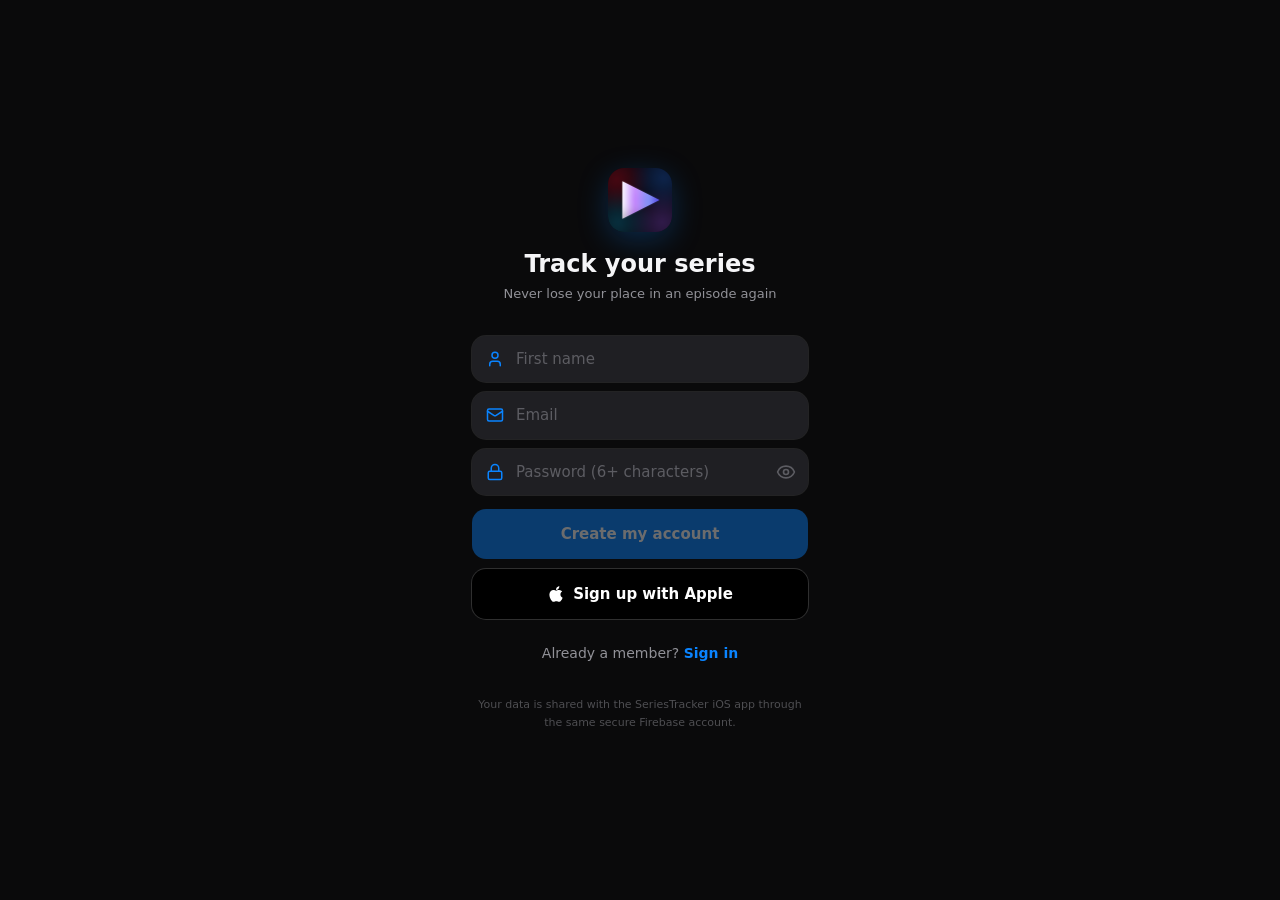
<file: app/index.html>
<!doctype html>
<html lang="en" class="dark">
  <head>
    <meta charset="UTF-8" />
    <link rel="icon" type="image/png" href="./icon.png" />
    <link rel="apple-touch-icon" href="./icon.png" />
    <meta name="viewport" content="width=device-width, initial-scale=1.0, viewport-fit=cover, maximum-scale=1.0, user-scalable=no" />
    <meta name="theme-color" content="#0a0a0b" />
    <meta name="apple-mobile-web-app-capable" content="yes" />
    <meta name="apple-mobile-web-app-status-bar-style" content="black-translucent" />
    <title>SeriesTracker</title>
    <script type="module" crossorigin src="./assets/index-DafQwMDw.js"></script>
    <link rel="modulepreload" crossorigin href="./assets/react-vendor-DXsobvxo.js">
    <link rel="modulepreload" crossorigin href="./assets/firebase-CO6I8TCi.js">
    <link rel="modulepreload" crossorigin href="./assets/charts-B82zeRET.js">
    <link rel="stylesheet" crossorigin href="./assets/index-vIlOTy9a.css">
  </head>
  <body>
    <div id="root"></div>
  </body>
</html>
</file>
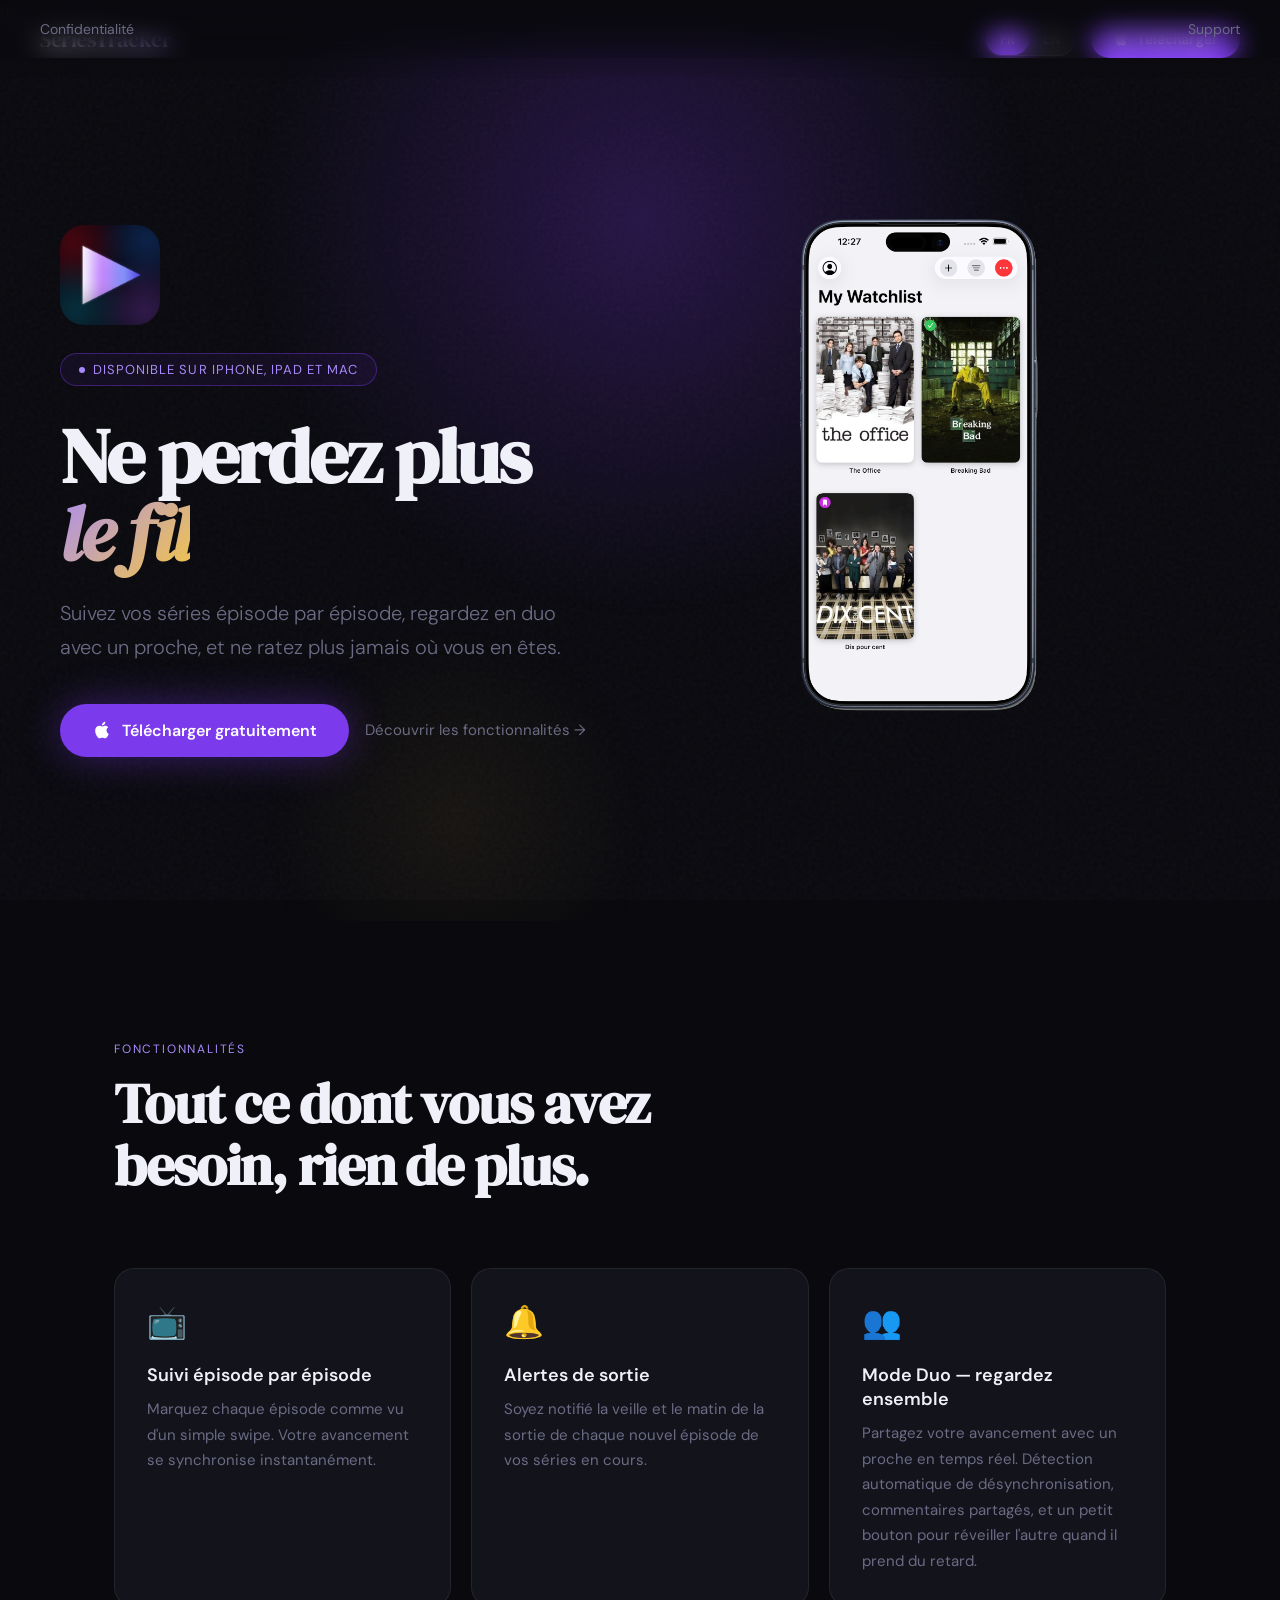
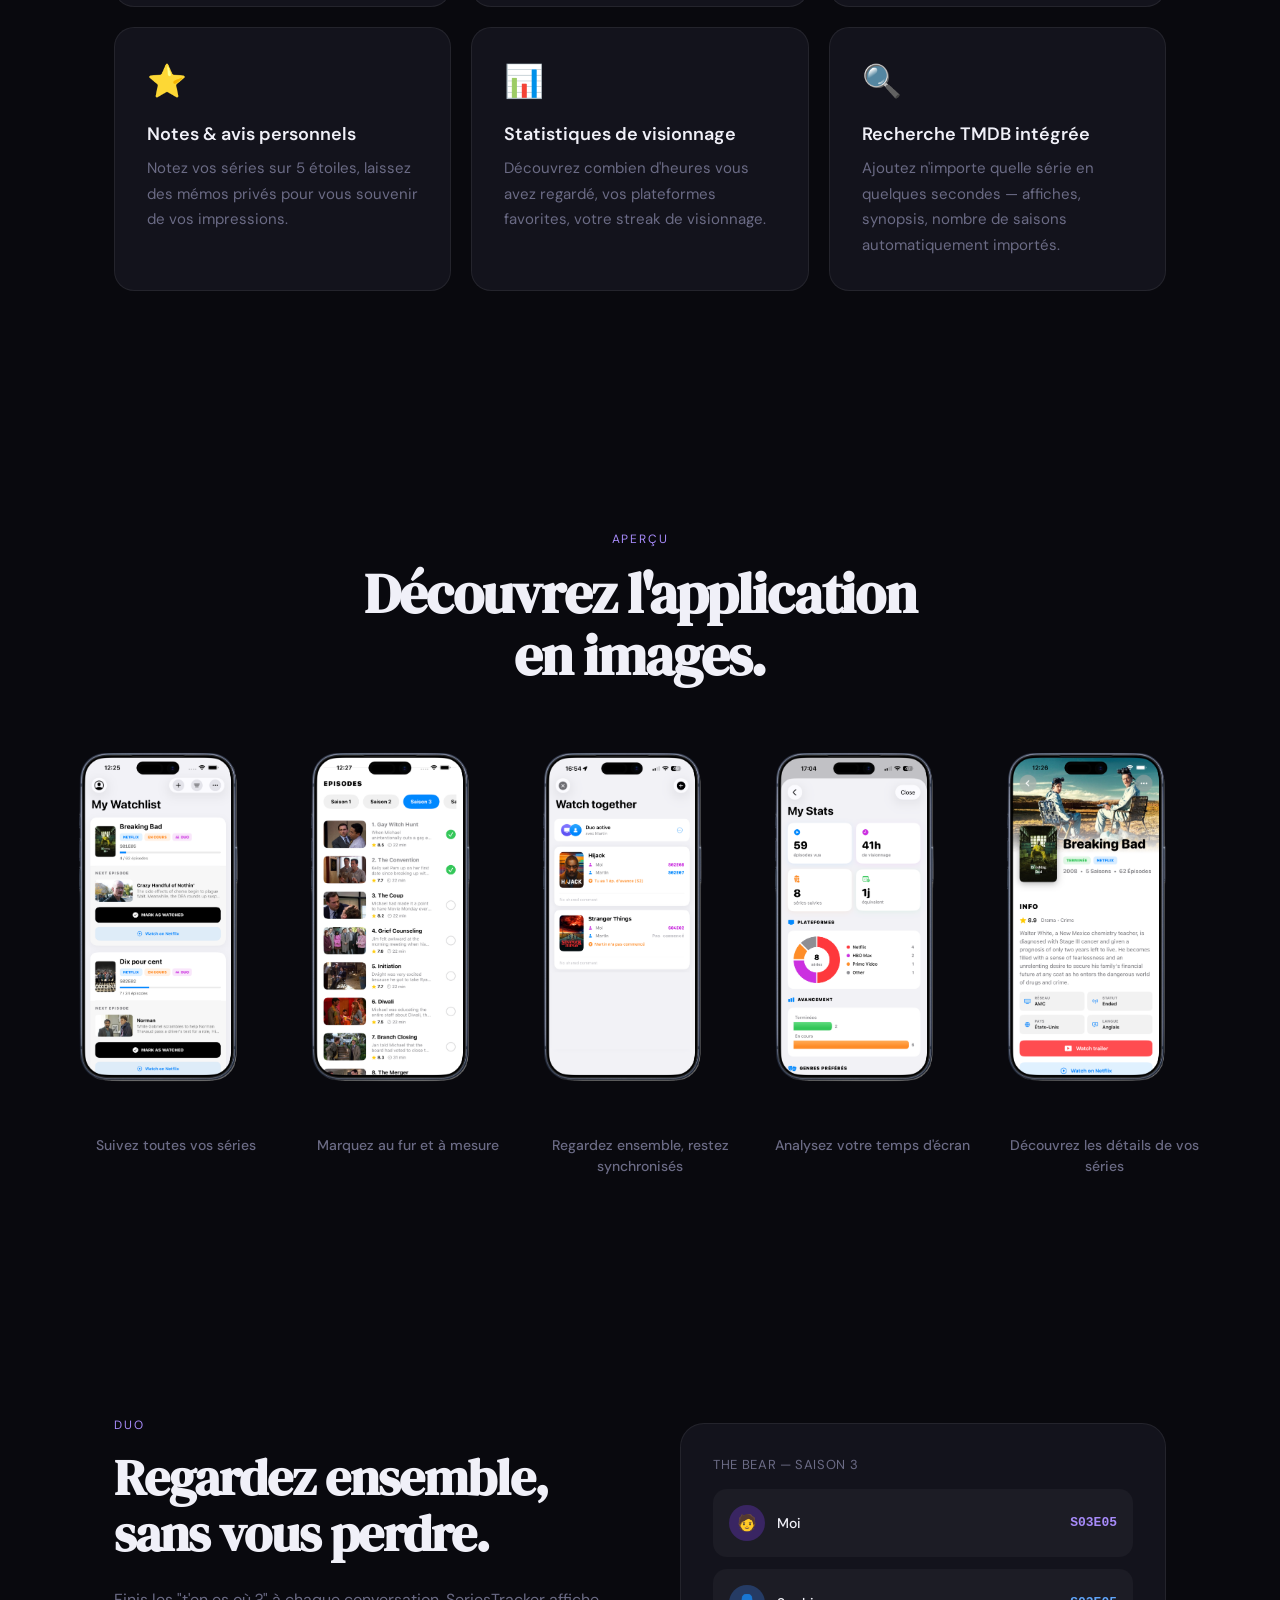
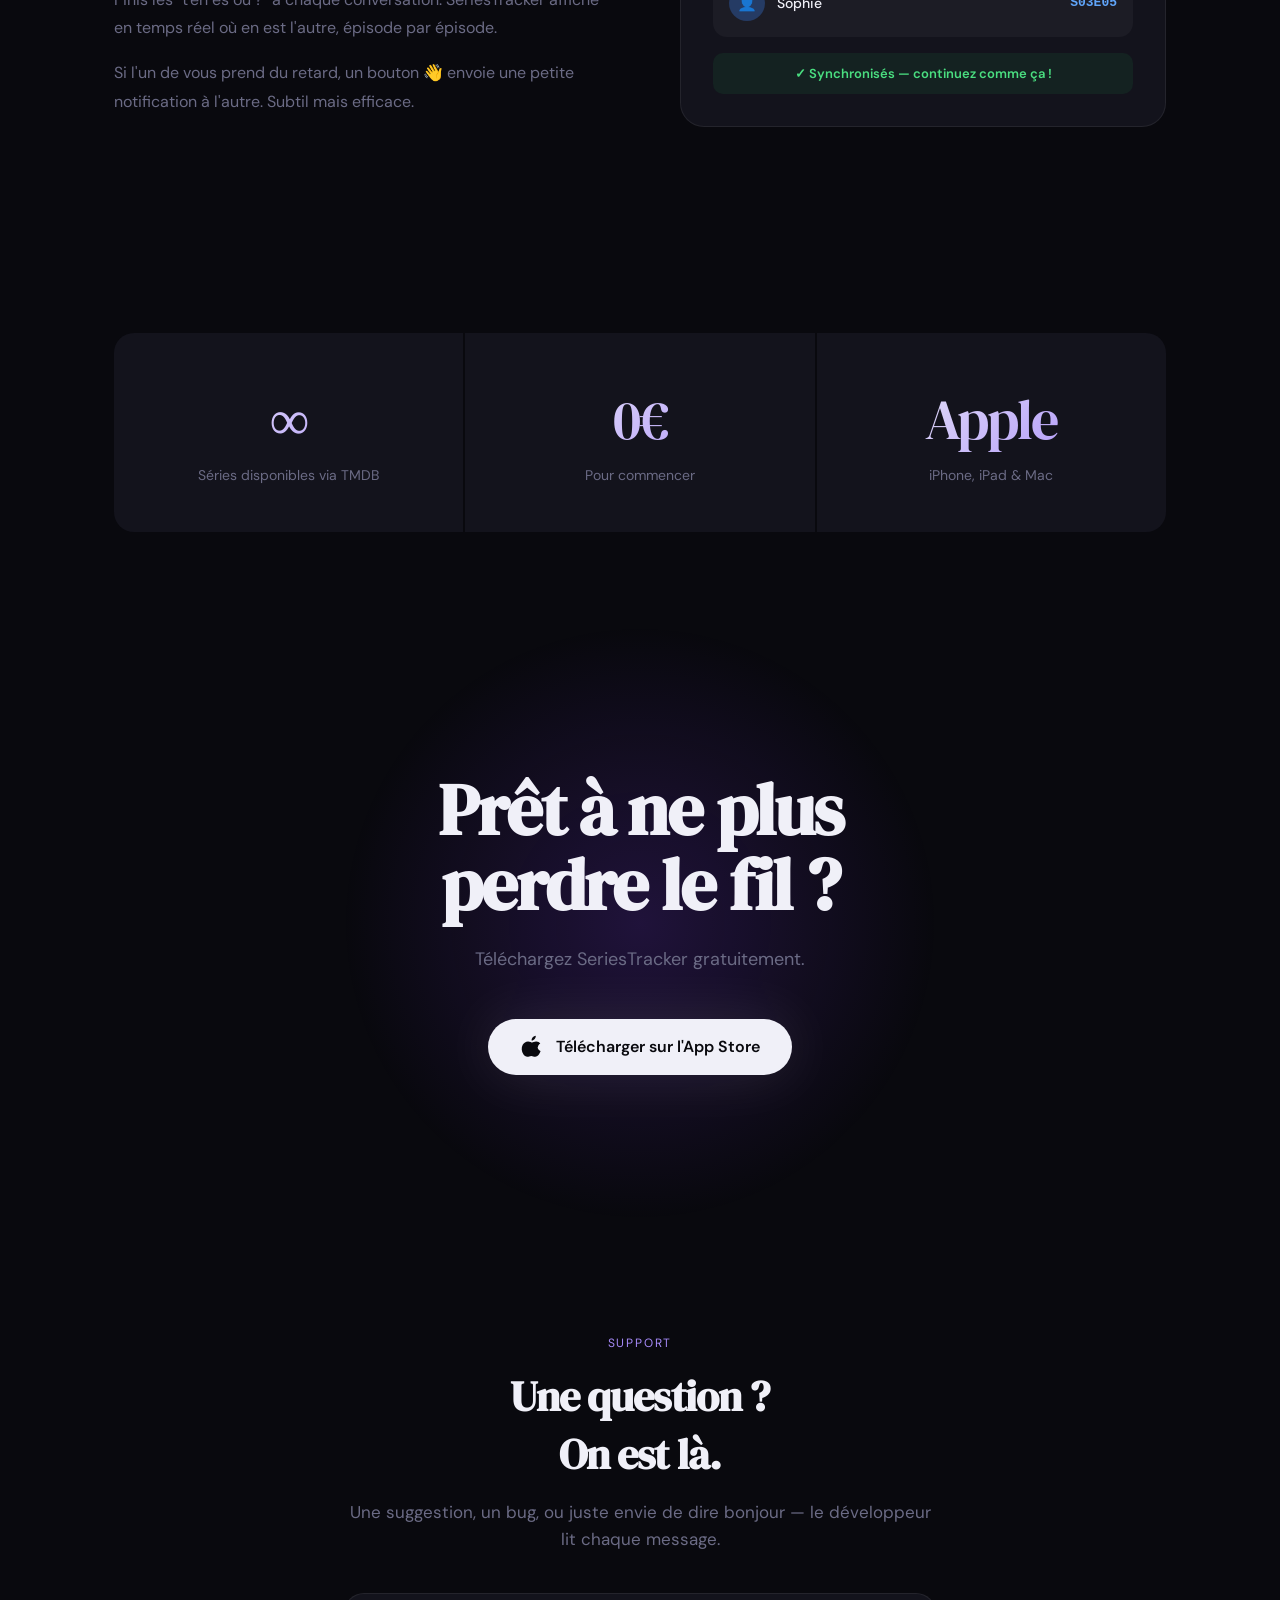
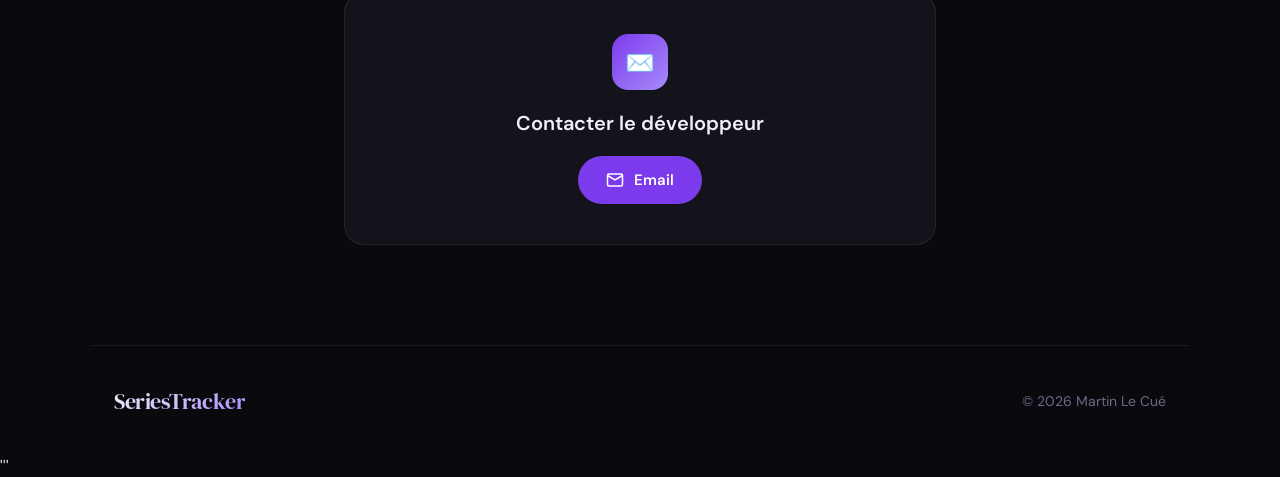
<file: landing-page.html>
html_content = '''<!DOCTYPE html>
<html lang="fr">
<head>
<meta charset="UTF-8">
<meta name="viewport" content="width=device-width, initial-scale=1.0">
<title>SeriesTracker — Ne perdez plus le fil</title>
<meta name="description" content="Suivez vos séries, notez vos épisodes, regardez en duo. L'app de tracking de séries qui respecte votre temps.">
<link rel="preconnect" href="https://fonts.googleapis.com">
<link href="https://fonts.googleapis.com/css2?family=DM+Serif+Display:ital@0;1&family=DM+Sans:wght@300;400;500;600&display=swap" rel="stylesheet">
<style>
:root {
  --ink: #09090E;
  --purple: #7C3AED;
  --purple-light: #A78BFA;
  --gold: #F5C842;
  --white: #F0F0F8;
  --muted: #6B6B85;
  --surface: #13131C;
  --border: rgba(255,255,255,0.07);
}

*, *::before, *::after { margin: 0; padding: 0; box-sizing: border-box; }
html { scroll-behavior: smooth; }
body {
  background: var(--ink); color: var(--white);
  font-family: 'DM Sans', sans-serif;
  overflow-x: hidden; cursor: default;
}
body::before {
  content: ''; position: fixed; inset: 0; z-index: 0;
  background-image: url("data:image/svg+xml,%3Csvg viewBox='0 0 256 256' xmlns='http://www.w3.org/2000/svg'%3E%3Cfilter id='noise'%3E%3CfeTurbulence type='fractalNoise' baseFrequency='0.9' numOctaves='4' stitchTiles='stitch'/%3E%3C/filter%3E%3Crect width='100%25' height='100%25' filter='url(%23noise)' opacity='0.04'/%3E%3C/svg%3E");
  pointer-events: none;
}

/* ── NAV ── */
nav {
  position: fixed; top: 0; left: 0; right: 0; z-index: 100;
  padding: 20px 40px;
  display: flex; align-items: center; justify-content: space-between;
  background: linear-gradient(to bottom, rgba(9,9,14,0.95), transparent);
  backdrop-filter: blur(12px);
}
.nav-logo {
  font-family: 'DM Serif Display', serif;
  font-size: 22px; letter-spacing: -0.02em;
  background: linear-gradient(135deg, var(--white), var(--purple-light));
  -webkit-background-clip: text; -webkit-text-fill-color: transparent;
}
.nav-right { display: flex; align-items: center; gap: 16px; }
.nav-cta {
  display: inline-flex; align-items: center; gap: 8px;
  background: var(--purple); color: white;
  padding: 10px 22px; border-radius: 100px;
  font-size: 14px; font-weight: 600; text-decoration: none;
  transition: all 0.2s; letter-spacing: 0.01em;
}
.nav-cta:hover { background: #6D28D9; transform: translateY(-1px); }
.nav-cta svg { width: 16px; height: 16px; }

/* ── LANG SWITCHER ── */
.lang-switcher {
  display: flex; align-items: center;
  background: rgba(255,255,255,0.06);
  border: 1px solid var(--border);
  border-radius: 100px; overflow: hidden;
  font-size: 13px; font-weight: 600;
}
.lang-btn {
  padding: 7px 14px; cursor: pointer;
  transition: all 0.2s; color: var(--muted);
  border: none; background: none; font-family: inherit;
  font-size: 13px; font-weight: 600;
}
.lang-btn.active {
  background: var(--purple); color: white; border-radius: 100px;
}
.lang-btn:hover:not(.active) { color: var(--white); }

/* ── HERO ── */
.hero {
  position: relative; min-height: 100vh;
  display: flex; align-items: center; justify-content: center;
  padding: 120px 60px 80px;
  overflow: hidden;
}
.hero-glow {
  position: absolute; top: -200px; left: 50%; transform: translateX(-50%);
  width: 800px; height: 800px; border-radius: 50%;
  background: radial-gradient(circle, rgba(124,58,237,0.25) 0%, transparent 70%);
  pointer-events: none;
}
.hero-glow-2 {
  position: absolute; bottom: -100px; left: 20%;
  width: 400px; height: 400px; border-radius: 50%;
  background: radial-gradient(circle, rgba(245,200,66,0.06) 0%, transparent 70%);
  pointer-events: none;
}
.hero-inner {
  position: relative; z-index: 1;
  display: grid; grid-template-columns: 1fr 1fr;
  gap: 60px; align-items: center;
  max-width: 1200px; width: 100%; margin: 0 auto;
}
.hero-text {
  display: flex; flex-direction: column; align-items: flex-start;
  text-align: left;
}
.hero-logo {
  width: 100px; height: 100px; border-radius: 24px;
  margin-bottom: 28px;
  animation: fadeUp 0.8s ease both;
}
.hero-eyebrow {
  display: inline-flex; align-items: center; gap: 8px;
  border: 1px solid rgba(124,58,237,0.4);
  background: rgba(124,58,237,0.08);
  padding: 7px 18px; border-radius: 100px;
  font-size: 13px; color: var(--purple-light);
  letter-spacing: 0.08em; text-transform: uppercase;
  margin-bottom: 32px;
  animation: fadeUp 0.8s ease both;
}
.dot { width: 6px; height: 6px; background: var(--purple-light); border-radius: 50%; animation: pulse 2s infinite; }
.hero h1 {
  font-family: 'DM Serif Display', serif;
  font-size: clamp(42px, 6vw, 80px);
  line-height: 1.0; letter-spacing: -0.03em;
  margin-bottom: 24px;
  animation: fadeUp 0.8s 0.1s ease both;
}
.hero h1 em {
  font-style: italic;
  background: linear-gradient(135deg, var(--purple-light), var(--gold));
  -webkit-background-clip: text; -webkit-text-fill-color: transparent;
}
.hero-sub {
  font-size: clamp(16px, 1.8vw, 20px); color: var(--muted);
  max-width: 520px; line-height: 1.7; margin-bottom: 40px; font-weight: 300;
  animation: fadeUp 0.8s 0.2s ease both;
}
.hero-actions {
  display: flex; gap: 16px; align-items: center; flex-wrap: wrap;
  animation: fadeUp 0.8s 0.3s ease both;
}
.btn-primary {
  display: inline-flex; align-items: center; gap: 10px;
  background: var(--purple); color: white;
  padding: 16px 32px; border-radius: 100px;
  font-size: 16px; font-weight: 600; text-decoration: none;
  transition: all 0.25s; box-shadow: 0 0 40px rgba(124,58,237,0.4);
}
.btn-primary:hover { transform: translateY(-2px); box-shadow: 0 0 60px rgba(124,58,237,0.6); background: #6D28D9; }
.btn-secondary {
  color: var(--muted); font-size: 15px; text-decoration: none;
  display: inline-flex; align-items: center; gap: 6px; transition: color 0.2s;
}
.btn-secondary:hover { color: var(--white); }

/* ── HERO SCREEN ── */
.hero-screen-wrap {
  display: flex; justify-content: center; align-items: center;
  animation: fadeUp 0.8s 0.4s ease both;
}
.hero-screen {
  width: 300px; max-width: 100%;
  border-radius: 32px;
}

@media (max-width: 768px) {
  .hero { padding: 120px 24px 80px; }
  .hero-inner {
    grid-template-columns: 1fr; text-align: center;
  }
  .hero-text { align-items: center; text-align: center; }
  .hero-actions { justify-content: center; }
  .hero-screen-wrap { order: 2; }
  .hero-screen { width: 260px; }
}

/* ── SCREENSHOTS GALLERY ── */
.screenshots-section {
  padding: 120px 24px; max-width: 1200px; margin: 0 auto;
}
.screenshots-header {
  text-align: center; margin-bottom: 64px;
}
.screenshots-header h2 {
  font-family: 'DM Serif Display', serif;
  font-size: clamp(36px, 5vw, 56px);
  letter-spacing: -0.02em; line-height: 1.1;
}
.screenshots-row {
  display: flex; gap: 32px; justify-content: center; flex-wrap: wrap;
}
.screenshot-card {
  width: 200px; flex-shrink: 0; text-align: center;
}
.screenshot-card img {
  width: 100%; border-radius: 20px;
  transition: transform 0.3s;
}
.screenshot-card img:hover {
  transform: translateY(-6px);
}
.screenshot-card p {
  margin-top: 16px; font-size: 14px; font-weight: 500;
  color: var(--muted); line-height: 1.5;
}
@media (max-width: 768px) {
  .screenshots-row {
    flex-wrap: nowrap; justify-content: flex-start;
    overflow-x: auto; scroll-snap-type: x mandatory;
    padding-bottom: 16px; -webkit-overflow-scrolling: touch;
  }
  .screenshot-card { scroll-snap-align: center; min-width: 180px; }
}

/* ── FEATURES ── */
.features { padding: 120px 24px; max-width: 1100px; margin: 0 auto; }
.section-label { font-size: 12px; letter-spacing: 0.15em; text-transform: uppercase; color: var(--purple-light); margin-bottom: 16px; display: block; }
.features-header { margin-bottom: 72px; }
.features-header h2 { font-family: 'DM Serif Display', serif; font-size: clamp(36px, 5vw, 56px); letter-spacing: -0.02em; line-height: 1.1; }
.features-grid { display: grid; grid-template-columns: repeat(auto-fit, minmax(300px, 1fr)); gap: 20px; }
.feature-card {
  background: var(--surface); border: 1px solid var(--border);
  border-radius: 20px; padding: 32px;
  transition: border-color 0.3s, transform 0.3s;
  position: relative; overflow: hidden;
}
.feature-card::before {
  content: ''; position: absolute; inset: 0;
  background: radial-gradient(circle at 0% 0%, rgba(124,58,237,0.08), transparent 60%);
  opacity: 0; transition: opacity 0.3s;
}
.feature-card:hover { border-color: rgba(124,58,237,0.3); transform: translateY(-4px); }
.feature-card:hover::before { opacity: 1; }
.feature-icon { font-size: 32px; margin-bottom: 20px; display: block; }
.feature-card h3 { font-size: 18px; font-weight: 600; margin-bottom: 10px; }
.feature-card p { color: var(--muted); font-size: 15px; line-height: 1.7; }

/* ── DUO ── */
.duo-section { padding: 120px 24px; max-width: 1100px; margin: 0 auto; display: grid; grid-template-columns: 1fr 1fr; gap: 80px; align-items: center; }
@media (max-width: 768px) { .duo-section { grid-template-columns: 1fr; gap: 48px; } }
.duo-text h2 { font-family: 'DM Serif Display', serif; font-size: clamp(36px, 4vw, 52px); letter-spacing: -0.02em; line-height: 1.1; margin-bottom: 24px; }
.duo-text p { color: var(--muted); font-size: 16px; line-height: 1.8; margin-bottom: 16px; }
.duo-visual { background: var(--surface); border-radius: 24px; border: 1px solid var(--border); padding: 32px; }
.duo-row { display: flex; align-items: center; justify-content: space-between; padding: 16px; background: rgba(255,255,255,0.04); border-radius: 14px; margin-bottom: 12px; }
.duo-user { display: flex; align-items: center; gap: 12px; }
.duo-avatar { width: 36px; height: 36px; border-radius: 50%; display: flex; align-items: center; justify-content: center; font-size: 16px; }
.avatar-me { background: rgba(124,58,237,0.3); }
.avatar-them { background: rgba(59,130,246,0.3); }
.duo-name { font-size: 14px; font-weight: 500; }
.duo-ep { font-family: monospace; font-size: 13px; font-weight: 700; }
.duo-ep.me { color: var(--purple-light); }
.duo-ep.them { color: #60a5fa; }
.duo-sync { text-align: center; padding: 12px; margin-top: 16px; background: rgba(34,197,94,0.08); border-radius: 10px; color: #4ade80; font-size: 13px; font-weight: 600; }

/* ── STATS ── */
.stats-section { padding: 80px 24px; max-width: 1100px; margin: 0 auto; display: grid; grid-template-columns: repeat(3, 1fr); gap: 2px; }
@media (max-width: 600px) { .stats-section { grid-template-columns: 1fr; } }
.stat { background: var(--surface); padding: 48px 32px; text-align: center; }
.stat:first-child { border-radius: 20px 0 0 20px; }
.stat:last-child { border-radius: 0 20px 20px 0; }
.stat-num { font-family: 'DM Serif Display', serif; font-size: 56px; letter-spacing: -0.03em; display: block; background: linear-gradient(135deg, var(--white), var(--purple-light)); -webkit-background-clip: text; -webkit-text-fill-color: transparent; }
.stat-label { color: var(--muted); font-size: 14px; margin-top: 8px; }

/* ── CTA ── */
.cta-section { padding: 160px 24px; text-align: center; position: relative; overflow: hidden; }
.cta-glow { position: absolute; top: 50%; left: 50%; transform: translate(-50%, -50%); width: 600px; height: 600px; border-radius: 50%; background: radial-gradient(circle, rgba(124,58,237,0.2) 0%, transparent 70%); pointer-events: none; }
.cta-section h2 { font-family: 'DM Serif Display', serif; font-size: clamp(40px, 6vw, 72px); letter-spacing: -0.03em; line-height: 1.05; margin-bottom: 24px; position: relative; }
.cta-section p { color: var(--muted); font-size: 18px; margin-bottom: 48px; position: relative; }
.appstore-btn { display: inline-flex; align-items: center; gap: 12px; background: var(--white); color: var(--ink); padding: 16px 32px; border-radius: 100px; font-size: 16px; font-weight: 600; text-decoration: none; transition: all 0.25s; position: relative; box-shadow: 0 0 60px rgba(255,255,255,0.1); }
.appstore-btn:hover { transform: translateY(-2px); box-shadow: 0 0 80px rgba(255,255,255,0.2); }
.appstore-btn svg { width: 24px; height: 24px; }

/* ── CONTACT ── */
.contact-section { padding: 100px 24px; max-width: 640px; margin: 0 auto; text-align: center; }
.contact-section .section-label { display: inline-block; margin-bottom: 16px; }
.contact-section h2 { font-family: 'DM Serif Display', serif; font-size: clamp(28px, 4vw, 42px); letter-spacing: -0.02em; margin-bottom: 16px; }
.contact-section > p { color: var(--muted); font-size: 17px; margin-bottom: 40px; line-height: 1.6; }
.contact-card { background: var(--surface); border: 1px solid var(--border); border-radius: 20px; padding: 40px; display: flex; flex-direction: column; align-items: center; gap: 20px; }
.contact-icon { width: 56px; height: 56px; border-radius: 16px; background: linear-gradient(135deg, var(--purple), #A78BFA); display: flex; align-items: center; justify-content: center; font-size: 24px; }
.contact-card h3 { font-size: 20px; font-weight: 600; }
.contact-btn { display: inline-flex; align-items: center; gap: 10px; background: var(--purple); color: white; padding: 14px 28px; border-radius: 100px; font-size: 15px; font-weight: 600; text-decoration: none; transition: all 0.25s; }
.contact-btn:hover { background: #6D28D9; transform: translateY(-2px); }
.contact-btn svg { width: 18px; height: 18px; }

/* ── FOOTER ── */
footer { border-top: 1px solid var(--border); padding: 40px 24px; max-width: 1100px; margin: 0 auto; display: flex; justify-content: space-between; align-items: center; flex-wrap: wrap; gap: 16px; color: var(--muted); font-size: 14px; }
footer a { color: var(--muted); text-decoration: none; transition: color 0.2s; }
footer a:hover { color: var(--white); }
footer nav { display: flex; gap: 24px; }

/* ── ANIMATIONS ── */
@keyframes fadeUp { from { opacity: 0; transform: translateY(24px); } to { opacity: 1; transform: translateY(0); } }
@keyframes pulse { 0%, 100% { opacity: 1; } 50% { opacity: 0.4; } }
.reveal { opacity: 0; transform: translateY(32px); transition: opacity 0.7s ease, transform 0.7s ease; }
.reveal.visible { opacity: 1; transform: translateY(0); }

/* ── HIDDEN LANG ── */
[data-en] { display: none; }
</style>
</head>
<body>

<nav>
  <div class="nav-logo">SeriesTracker</div>
  <div class="nav-right">
    <div class="lang-switcher">
      <button class="lang-btn active" onclick="setLang('fr')">FR</button>
      <button class="lang-btn" onclick="setLang('en')">EN</button>
    </div>
    <a href="#download" class="nav-cta">
      <svg viewBox="0 0 24 24" fill="currentColor"><path d="M18.71 19.5c-.83 1.24-1.71 2.45-3.05 2.47-1.34.03-1.77-.79-3.29-.79-1.53 0-2 .77-3.27.82-1.31.05-2.3-1.32-3.14-2.53C4.25 17 2.94 12.45 4.7 9.39c.87-1.52 2.43-2.48 4.12-2.51 1.28-.02 2.5.87 3.29.87.78 0 2.26-1.07 3.8-.91.65.03 2.47.26 3.64 1.98-.09.06-2.17 1.28-2.15 3.81.03 3.02 2.65 4.03 2.68 4.04-.03.07-.42 1.44-1.38 2.83M13 3.5c.73-.83 1.94-1.46 2.94-1.5.13 1.17-.34 2.35-1.04 3.19-.69.85-1.83 1.51-2.95 1.42-.15-1.15.41-2.35 1.05-3.11z"/></svg>
      <span data-fr>Télécharger</span>
      <span data-en>Download</span>
    </a>
  </div>
</nav>

<!-- HERO -->
<section class="hero">
  <div class="hero-glow"></div>
  <div class="hero-glow-2"></div>
  <div class="hero-inner">
    <div class="hero-text">
      <img src="logo.png" alt="SeriesTracker Logo" class="hero-logo">
      <div class="hero-eyebrow">
        <span class="dot"></span>
        <span data-fr>Disponible sur iPhone, iPad et Mac</span>
        <span data-en>Available on iPhone, iPad &amp; Mac</span>
      </div>
      <h1>
        <span data-fr>Ne perdez plus<br><em>le fil</em></span>
        <span data-en>Never lose<br><em>the thread</em></span>
      </h1>
      <p class="hero-sub">
        <span data-fr>Suivez vos séries épisode par épisode, regardez en duo avec un proche, et ne ratez plus jamais où vous en êtes.</span>
        <span data-en>Track your shows episode by episode, watch together with someone close, and never lose track of where you left off.</span>
      </p>
      <div class="hero-actions">
        <a href="#download" class="btn-primary">
          <svg width="20" height="20" viewBox="0 0 24 24" fill="currentColor"><path d="M18.71 19.5c-.83 1.24-1.71 2.45-3.05 2.47-1.34.03-1.77-.79-3.29-.79-1.53 0-2 .77-3.27.82-1.31.05-2.3-1.32-3.14-2.53C4.25 17 2.94 12.45 4.7 9.39c.87-1.52 2.43-2.48 4.12-2.51 1.28-.02 2.5.87 3.29.87.78 0 2.26-1.07 3.8-.91.65.03 2.47.26 3.64 1.98-.09.06-2.17 1.28-2.15 3.81.03 3.02 2.65 4.03 2.68 4.04-.03.07-.42 1.44-1.38 2.83M13 3.5c.73-.83 1.94-1.46 2.94-1.5.13 1.17-.34 2.35-1.04 3.19-.69.85-1.83 1.51-2.95 1.42-.15-1.15.41-2.35 1.05-3.11z"/></svg>
          <span data-fr>Télécharger gratuitement</span>
          <span data-en>Download for free</span>
        </a>
        <a href="#features" class="btn-secondary">
          <span data-fr>Découvrir les fonctionnalités →</span>
          <span data-en>Explore features →</span>
        </a>
      </div>
    </div>
    <div class="hero-screen-wrap">
      <img src="screen.png" alt="SeriesTracker App Screen" class="hero-screen">
    </div>
  </div>
</section>

<!-- FEATURES -->
<section class="features" id="features">
  <div class="features-header reveal">
    <span class="section-label" data-fr>Fonctionnalités</span>
    <span class="section-label" data-en>Features</span>
    <h2>
      <span data-fr>Tout ce dont vous avez<br>besoin, rien de plus.</span>
      <span data-en>Everything you need,<br>nothing more.</span>
    </h2>
  </div>
  <div class="features-grid">
    <div class="feature-card reveal">
      <span class="feature-icon">📺</span>
      <h3 data-fr>Suivi épisode par épisode</h3>
      <h3 data-en>Episode-by-episode tracking</h3>
      <p data-fr>Marquez chaque épisode comme vu d'un simple swipe. Votre avancement se synchronise instantanément.</p>
      <p data-en>Mark each episode as watched with a single swipe. Your progress syncs instantly.</p>
    </div>
    <div class="feature-card reveal">
      <span class="feature-icon">🔔</span>
      <h3 data-fr>Alertes de sortie</h3>
      <h3 data-en>Release alerts</h3>
      <p data-fr>Soyez notifié la veille et le matin de la sortie de chaque nouvel épisode de vos séries en cours.</p>
      <p data-en>Get notified the evening before and morning of every new episode release for shows you follow.</p>
    </div>
    <div class="feature-card reveal">
      <span class="feature-icon">👥</span>
      <h3 data-fr>Mode Duo — regardez ensemble</h3>
      <h3 data-en>Duo Mode — watch together</h3>
      <p data-fr>Partagez votre avancement avec un proche en temps réel. Détection automatique de désynchronisation, commentaires partagés, et un petit bouton pour réveiller l'autre quand il prend du retard.</p>
      <p data-en>Share your progress with someone close in real time. Automatic out-of-sync detection, shared comments, and a little nudge button when one of you falls behind.</p>
    </div>
    <div class="feature-card reveal">
      <span class="feature-icon">⭐️</span>
      <h3 data-fr>Notes &amp; avis personnels</h3>
      <h3 data-en>Personal notes &amp; ratings</h3>
      <p data-fr>Notez vos séries sur 5 étoiles, laissez des mémos privés pour vous souvenir de vos impressions.</p>
      <p data-en>Rate your shows out of 5 stars, leave private memos to remember your impressions.</p>
    </div>
    <div class="feature-card reveal">
      <span class="feature-icon">📊</span>
      <h3 data-fr>Statistiques de visionnage</h3>
      <h3 data-en>Watching statistics</h3>
      <p data-fr>Découvrez combien d'heures vous avez regardé, vos plateformes favorites, votre streak de visionnage.</p>
      <p data-en>Discover how many hours you've watched, your favorite platforms, and your viewing streak.</p>
    </div>
    <div class="feature-card reveal">
      <span class="feature-icon">🔍</span>
      <h3 data-fr>Recherche TMDB intégrée</h3>
      <h3 data-en>Built-in TMDB search</h3>
      <p data-fr>Ajoutez n'importe quelle série en quelques secondes — affiches, synopsis, nombre de saisons automatiquement importés.</p>
      <p data-en>Add any show in seconds — posters, synopsis, and season count automatically imported.</p>
    </div>
  </div>
</section>

<!-- SCREENSHOTS -->
<section class="screenshots-section" id="screenshots">
  <div class="screenshots-header reveal">
    <span class="section-label" data-fr>Aperçu</span>
    <span class="section-label" data-en>Preview</span>
    <h2>
      <span data-fr>Découvrez l'application<br>en images.</span>
      <span data-en>See the app<br>in action.</span>
    </h2>
  </div>
  <div class="screenshots-row">
    <div class="screenshot-card reveal">
      <img src="screenshot-1.png" alt="Screenshot 1">
      <p data-fr>Suivez toutes vos séries</p>
      <p data-en>Track all your shows</p>
    </div>
    <div class="screenshot-card reveal">
      <img src="screenshot-2.png" alt="Screenshot 2">
      <p data-fr>Marquez au fur et à mesure</p>
      <p data-en>Mark as you watch</p>
    </div>
    <div class="screenshot-card reveal">
      <img src="screenshot-3.png" alt="Screenshot 3">
      <p data-fr>Regardez ensemble, restez synchronisés</p>
      <p data-en>Watch together, stay in sync</p>
    </div>
    <div class="screenshot-card reveal">
      <img src="screenshot-4.png" alt="Screenshot 4">
      <p data-fr>Analysez votre temps d'écran</p>
      <p data-en>Insights into your screen time</p>
    </div>
    <div class="screenshot-card reveal">
      <img src="screenshot-5.png" alt="Screenshot 5">
      <p data-fr>Découvrez les détails de vos séries</p>
      <p data-en>Get details about the shows you watch</p>
    </div>
  </div>
</section>

<!-- DUO -->
<section style="padding: 0 24px;">
  <div class="duo-section">
    <div class="duo-text reveal">
      <span class="section-label">Duo</span>
      <h2>
        <span data-fr>Regardez ensemble,<br>sans vous perdre.</span>
        <span data-en>Watch together,<br>stay in sync.</span>
      </h2>
      <p data-fr>Finis les "t'en es où ?" à chaque conversation. SeriesTracker affiche en temps réel où en est l'autre, épisode par épisode.</p>
      <p data-en>No more "where are you?" every conversation. SeriesTracker shows in real time where your partner is, episode by episode.</p>
      <p data-fr>Si l'un de vous prend du retard, un bouton 👋 envoie une petite notification à l'autre. Subtil mais efficace.</p>
      <p data-en>If one of you falls behind, a 👋 button sends a gentle nudge. Subtle but effective.</p>
    </div>
    <div class="duo-visual reveal">
      <div style="font-size: 13px; color: var(--muted); margin-bottom: 16px; letter-spacing: 0.05em; text-transform: uppercase;">
        <span data-fr>The Bear — Saison 3</span>
        <span data-en>The Bear — Season 3</span>
      </div>
      <div class="duo-row">
        <div class="duo-user">
          <div class="duo-avatar avatar-me">🧑</div>
          <div>
            <div class="duo-name" data-fr>Moi</div>
            <div class="duo-name" data-en>Me</div>
          </div>
        </div>
        <div class="duo-ep me">S03E05</div>
      </div>
      <div class="duo-row">
        <div class="duo-user">
          <div class="duo-avatar avatar-them">👤</div>
          <div><div class="duo-name">Sophie</div></div>
        </div>
        <div class="duo-ep them">S03E05</div>
      </div>
      <div class="duo-sync">
        <span data-fr>✓ Synchronisés — continuez comme ça !</span>
        <span data-en>✓ In sync — keep it up!</span>
      </div>
    </div>
  </div>
</section>

<!-- STATS -->
<div class="stats-section reveal">
  <div class="stat">
    <span class="stat-num">∞</span>
    <div class="stat-label" data-fr>Séries disponibles via TMDB</div>
    <div class="stat-label" data-en>Shows available via TMDB</div>
  </div>
  <div class="stat">
    <span class="stat-num">0€</span>
    <div class="stat-label" data-fr>Pour commencer</div>
    <div class="stat-label" data-en>To get started</div>
  </div>
  <div class="stat">
    <span class="stat-num">Apple</span>
    <div class="stat-label">iPhone, iPad &amp; Mac</div>
  </div>
</div>

<section class="cta-section" id="download">
  <div class="cta-glow"></div>
  <h2>
    <span data-fr>Prêt à ne plus<br>perdre le fil ?</span>
    <span data-en>Ready to never<br>lose track again?</span>
  </h2>
  <p data-fr>Téléchargez SeriesTracker gratuitement.</p>
  <p data-en>Download SeriesTracker for free.</p>
  
  <a href="https://apps.apple.com/us/app/seriestracker/id6760563773" 
     class="appstore-btn" 
     target="_blank" 
     rel="noopener">
    <svg viewBox="0 0 384 512" width="24" height="24" fill="currentColor">
      <path d="M318.7 268.7c-.2-36.7 16.4-64.4 50-84.8-18.8-26.9-47.2-41.7-84.7-44.6-35.5-2.8-74.3 21.8-88.5 21.8-11.4 0-50-23.2-88.2-22.8-46.2 1.1-88.4 25.9-113.1 69.1-33.9 59.1-27.1 146.7 13.5 204.6 18.2 26 50.5 54 85.8 54 31.2 0 44.1-19.1 82.2-19.1 38.1 0 49.3 19.1 82.3 19.1 35.3 0 64.4-25.1 84.1-54.1 23.4-34.1 33-67.4 33.1-68.9-.8-.4-64.1-24.6-64.5-98.3zM249.1 84.4c15.4-18.6 25.9-44.1 23-70.4-23.4 1-47.4 15.7-64.1 35.3-14.8 17.3-27.7 43.1-24.1 68.7 25.9 2 48.9-14.4 65.2-33.6z"/>
    </svg>
    <span data-fr>Télécharger sur l'App Store</span>
    <span data-en>Download on the App Store</span>
  </a>
</section>

<!-- CONTACT -->
<section class="contact-section" id="support">
  <span class="section-label">Support</span>
  <h2>
    <span data-fr>Une question ?<br>On est là.</span>
    <span data-en>A question?<br>We're here.</span>
  </h2>
  <p data-fr>Une suggestion, un bug, ou juste envie de dire bonjour — le développeur lit chaque message.</p>
  <p data-en>A suggestion, a bug, or just want to say hi — the developer reads every message.</p>
  <div class="contact-card">
    <div class="contact-icon">✉️</div>
    <h3 data-fr>Contacter le développeur</h3>
    <h3 data-en>Contact the developer</h3>
    <a href="mailto:martin.lecue@gmail.com" class="contact-btn">
      <svg viewBox="0 0 24 24" fill="none" stroke="currentColor" stroke-width="2"><path d="M4 4h16c1.1 0 2 .9 2 2v12c0 1.1-.9 2-2 2H4c-1.1 0-2-.9-2-2V6c0-1.1.9-2 2-2z"/><polyline points="22,6 12,12 2,6"/></svg>
      Email
    </a>
  </div>
</section>

<footer>
  <div class="nav-logo">SeriesTracker</div>
  <nav>
    <a href="privacy-policy.html" data-fr>Confidentialité</a>
    <a href="privacy-policy.html" data-en>Privacy</a>
    <a href="#support" data-fr>Support</a>
    <a href="#support" data-en>Support</a>
  </nav>
  <div>© 2026 Martin Le Cué</div>
</footer>

<script>
// ── LANG SWITCHER ──
function setLang(lang) {
  document.documentElement.lang = lang;

  document.querySelectorAll('[data-fr]').forEach(el => {
    el.style.display = lang === 'fr' ? '' : 'none';
  });
  document.querySelectorAll('[data-en]').forEach(el => {
    el.style.display = lang === 'en' ? '' : 'none';
  });

  document.querySelectorAll('.lang-btn').forEach(btn => btn.classList.remove('active'));
  document.querySelector(`.lang-btn[onclick="setLang('${lang}')"]`).classList.add('active');
  localStorage.setItem('lang', lang);
}

// Init — FR par défaut
const savedLang = localStorage.getItem('lang') || 'fr';
setLang(savedLang);

// ── SCROLL ANIMATIONS ──
const observer = new IntersectionObserver((entries) => {
  entries.forEach((entry, i) => {
    if (entry.isIntersecting) {
      setTimeout(() => entry.target.classList.add('visible'), i * 80);
    }
  });
}, { threshold: 0.1 });
document.querySelectorAll('.reveal').forEach(el => observer.observe(el));
</script>
</body>
</html>'''
</file>
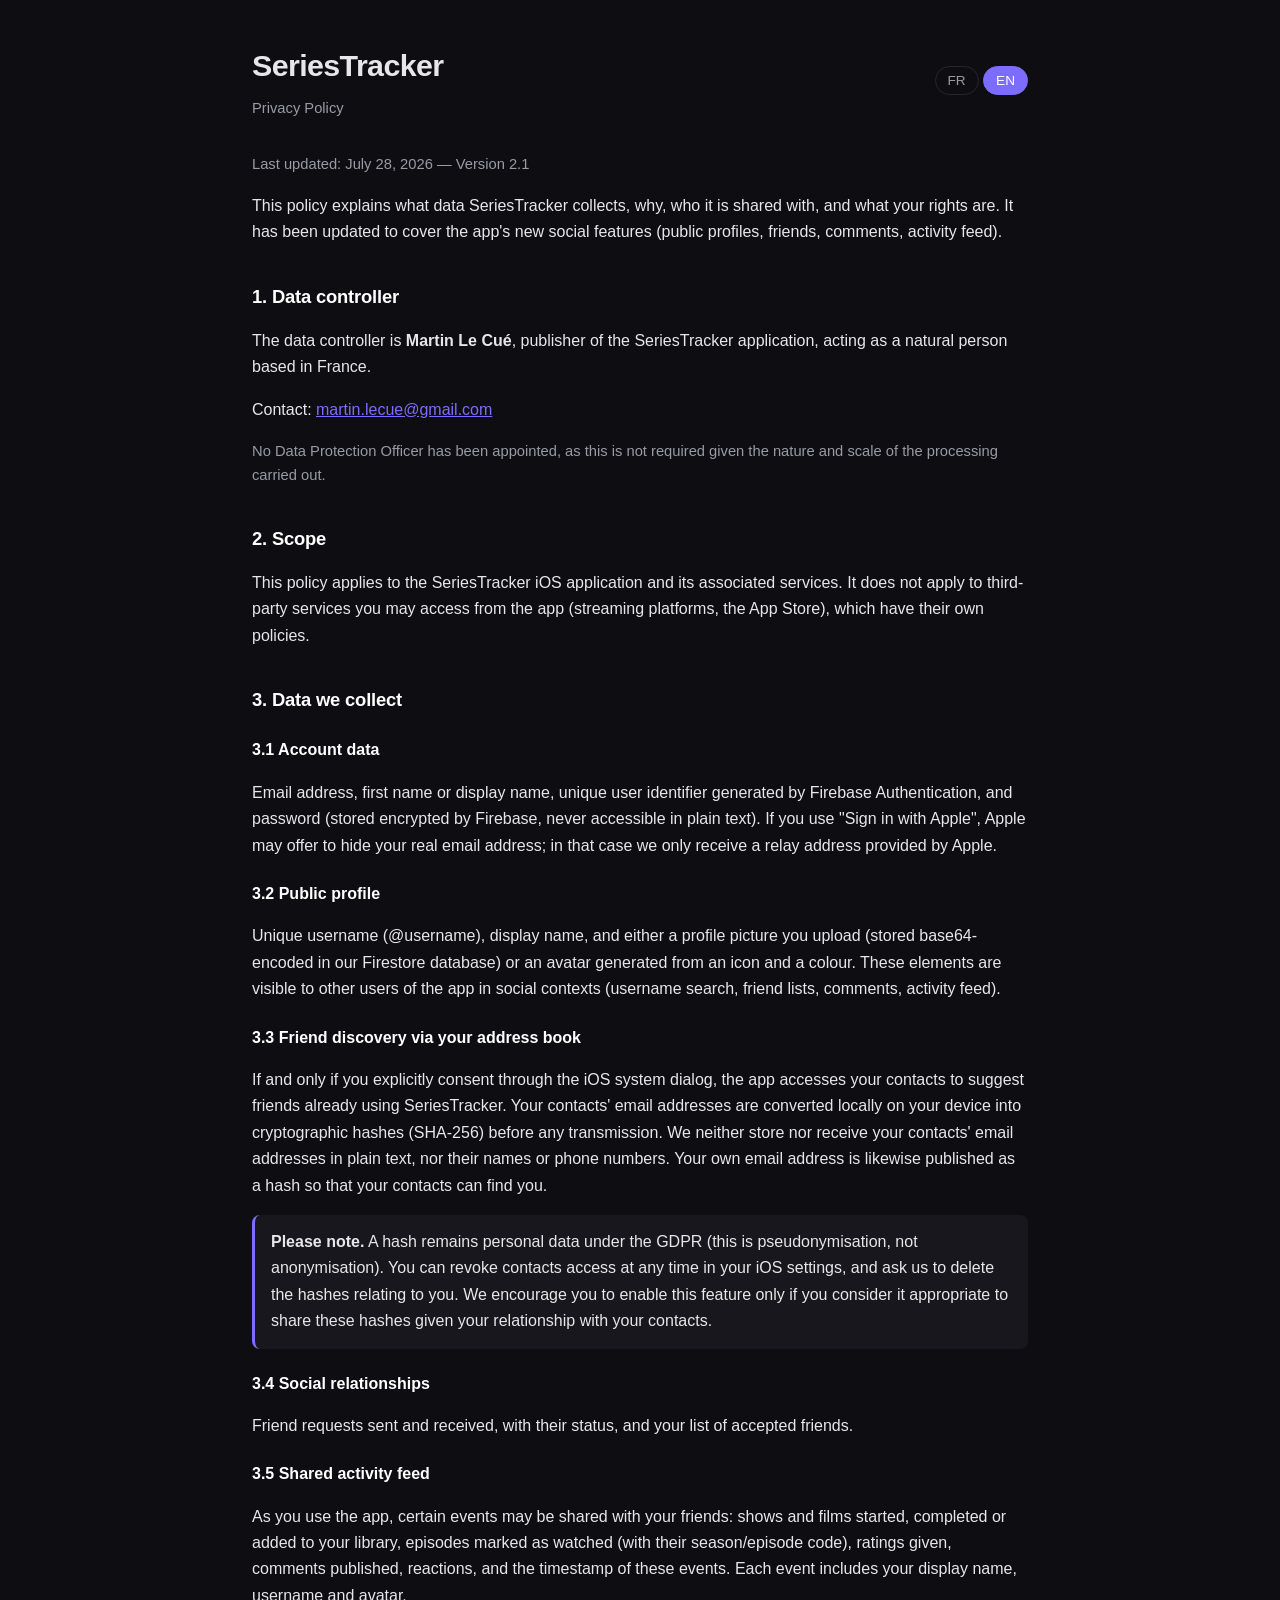
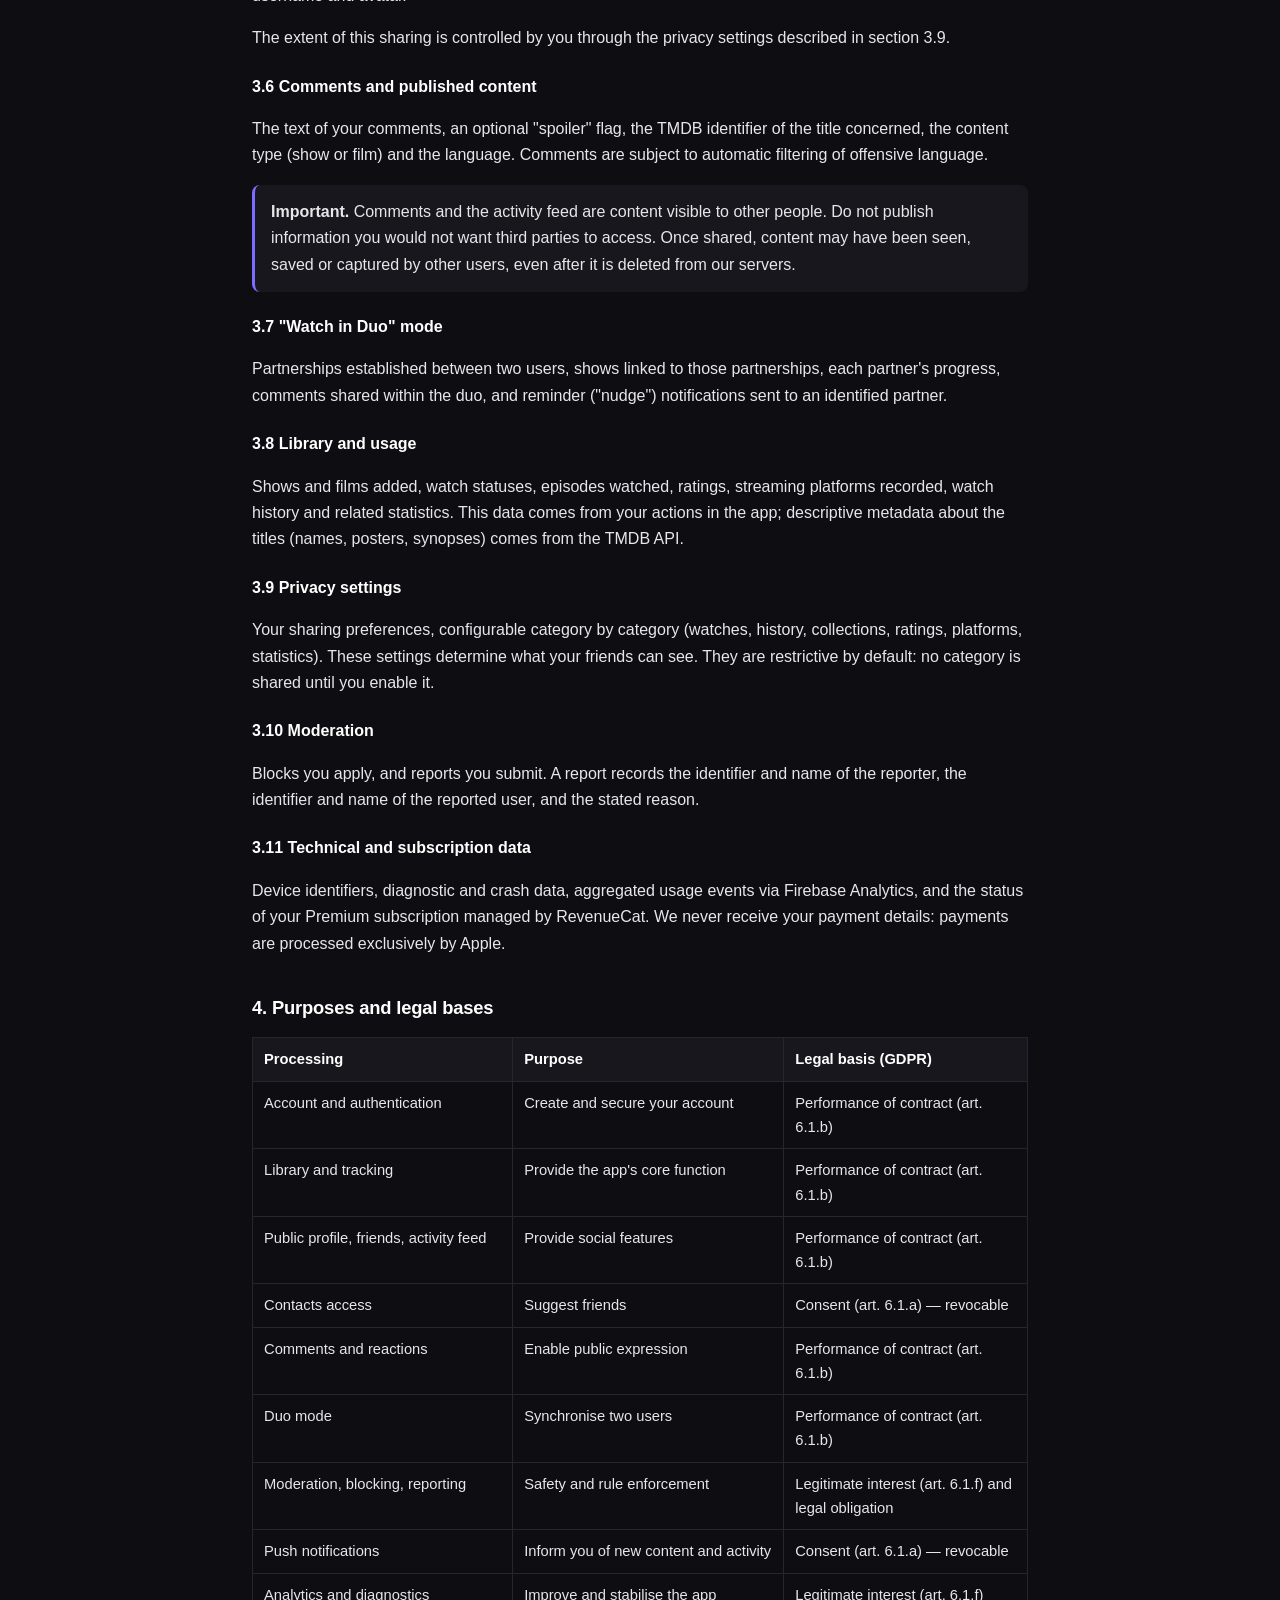
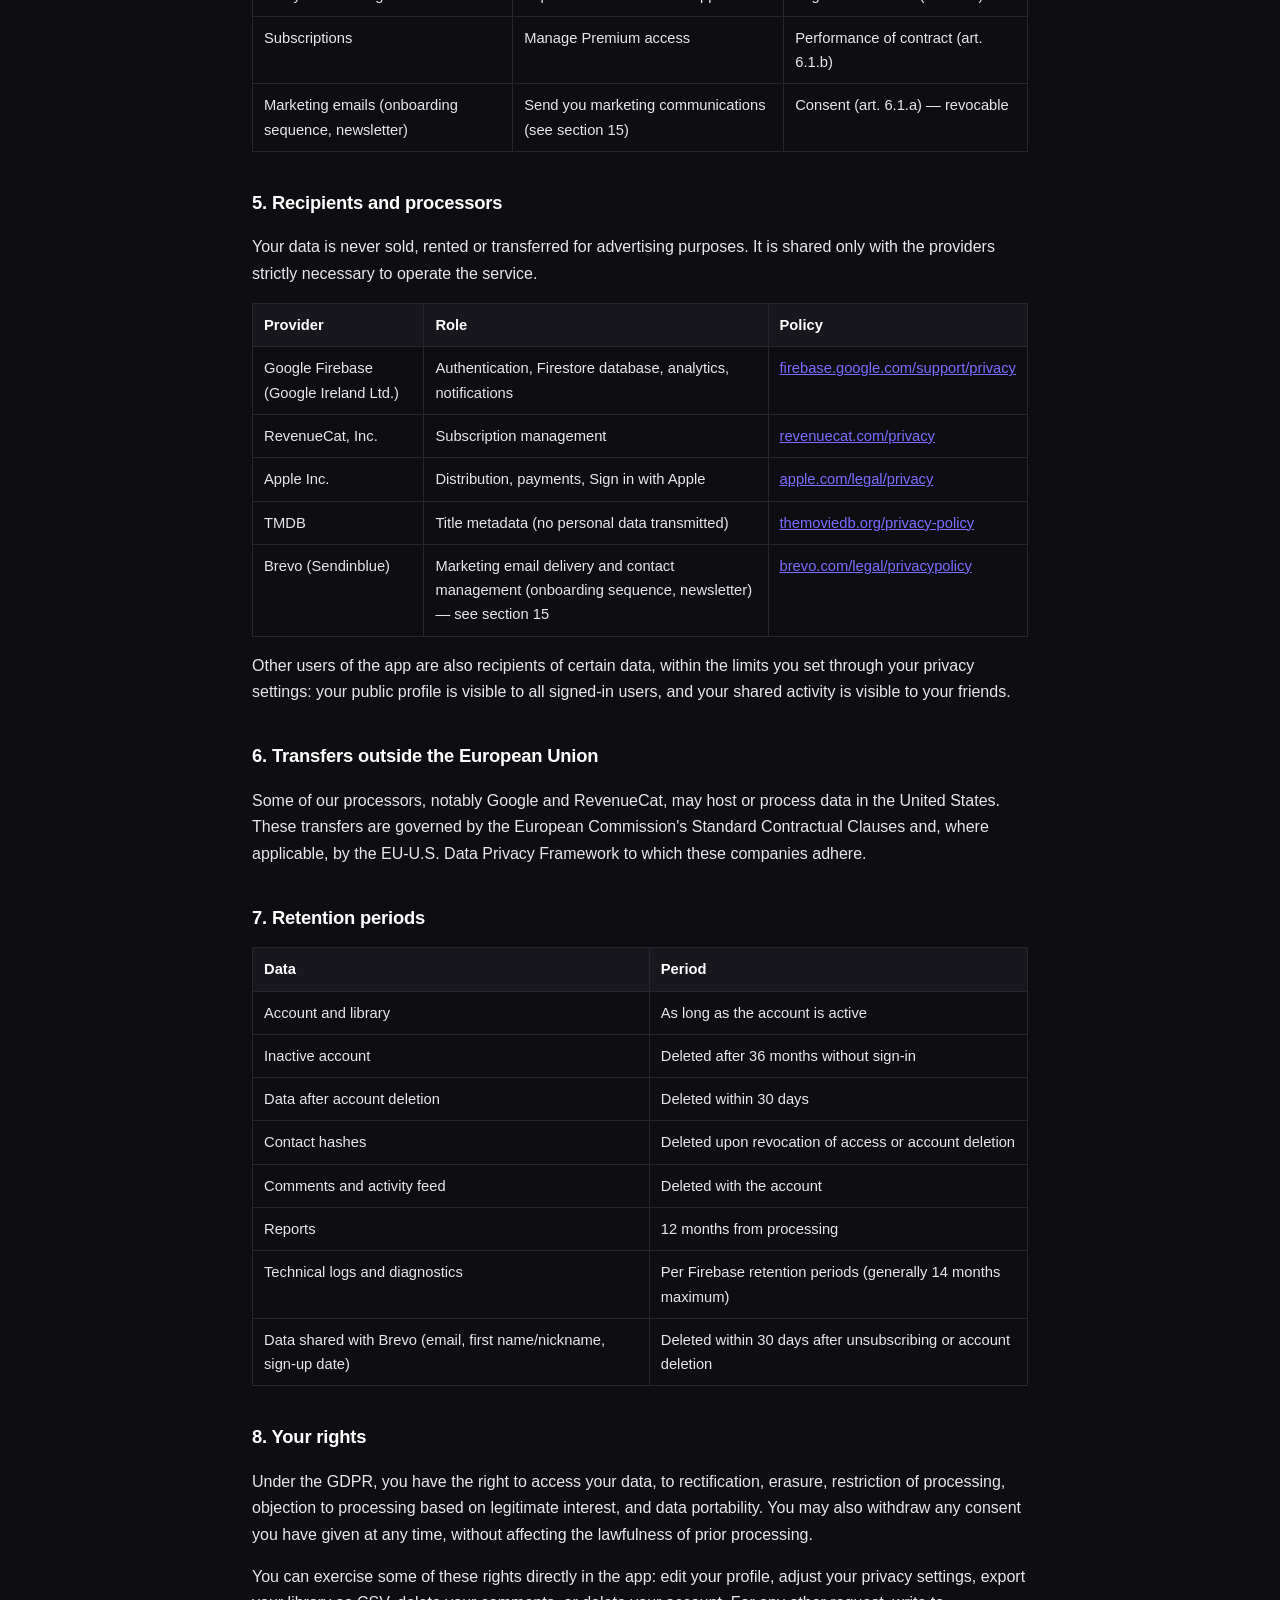
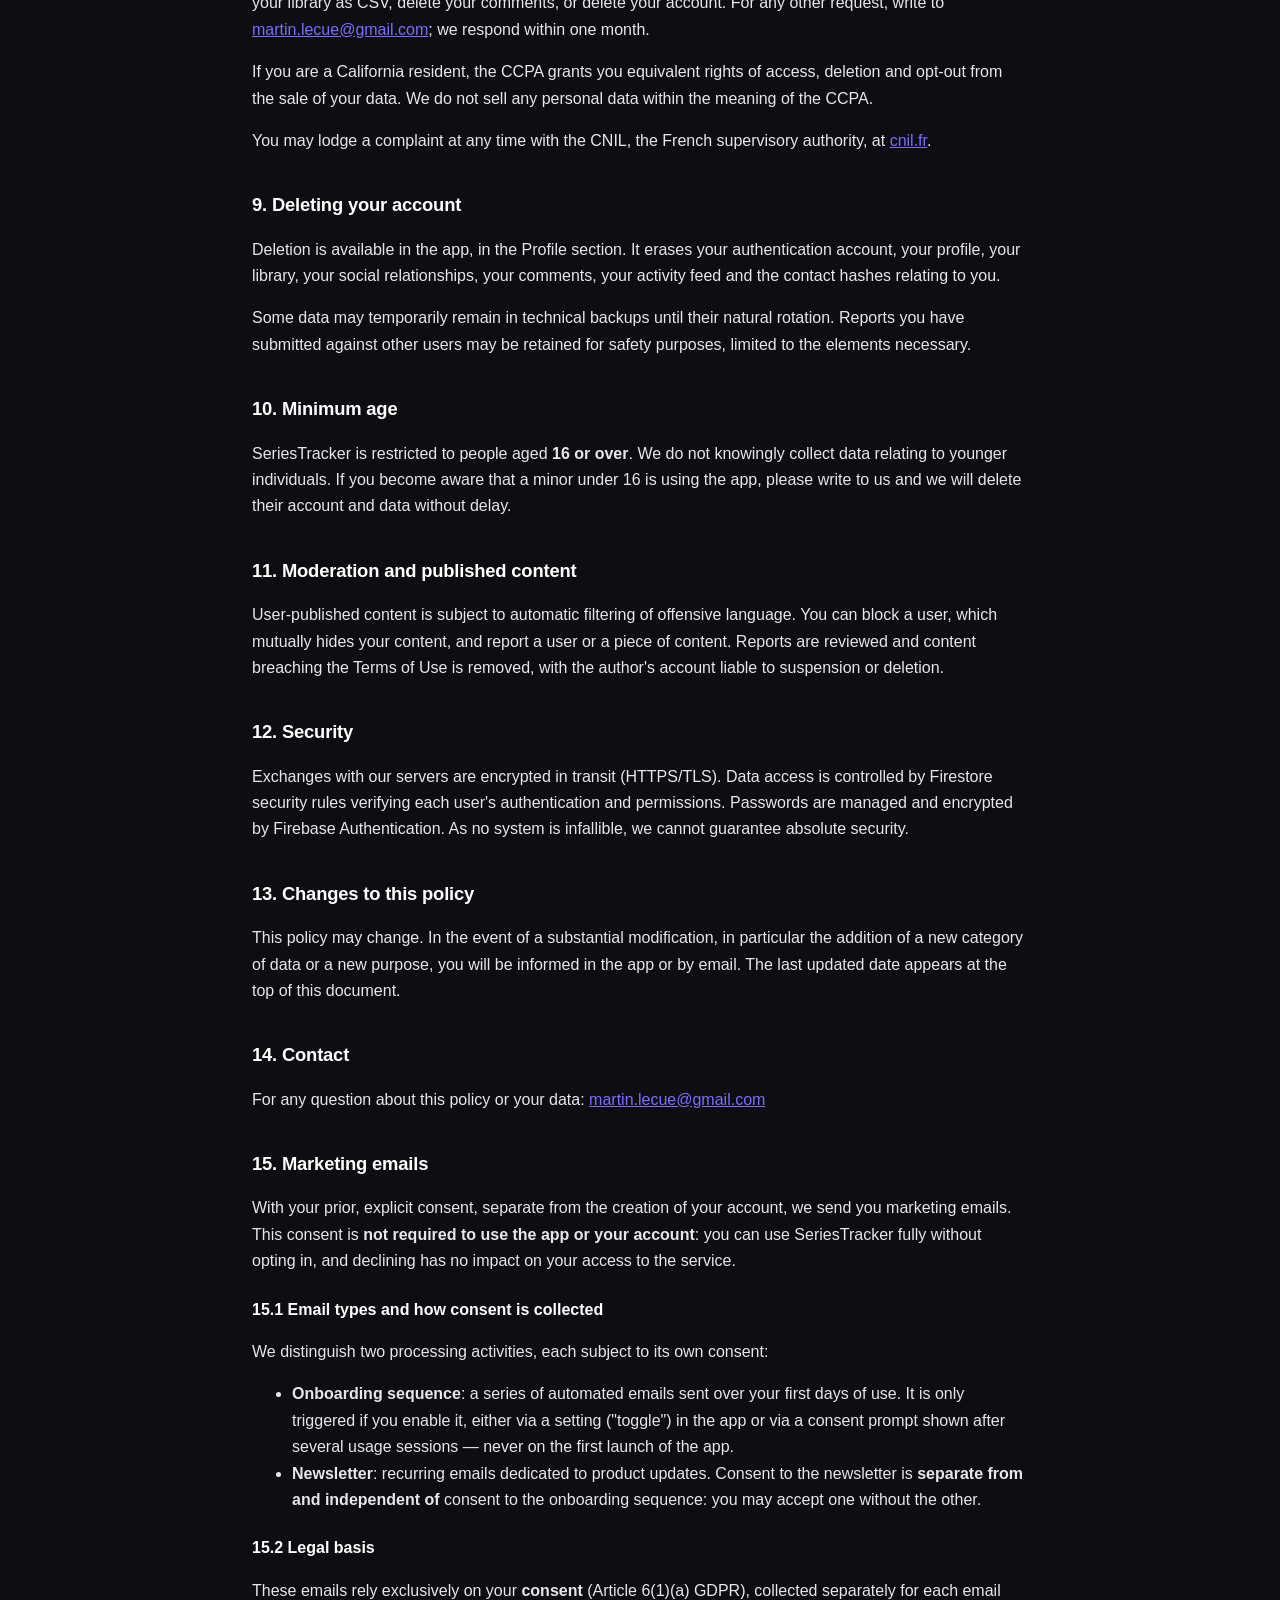
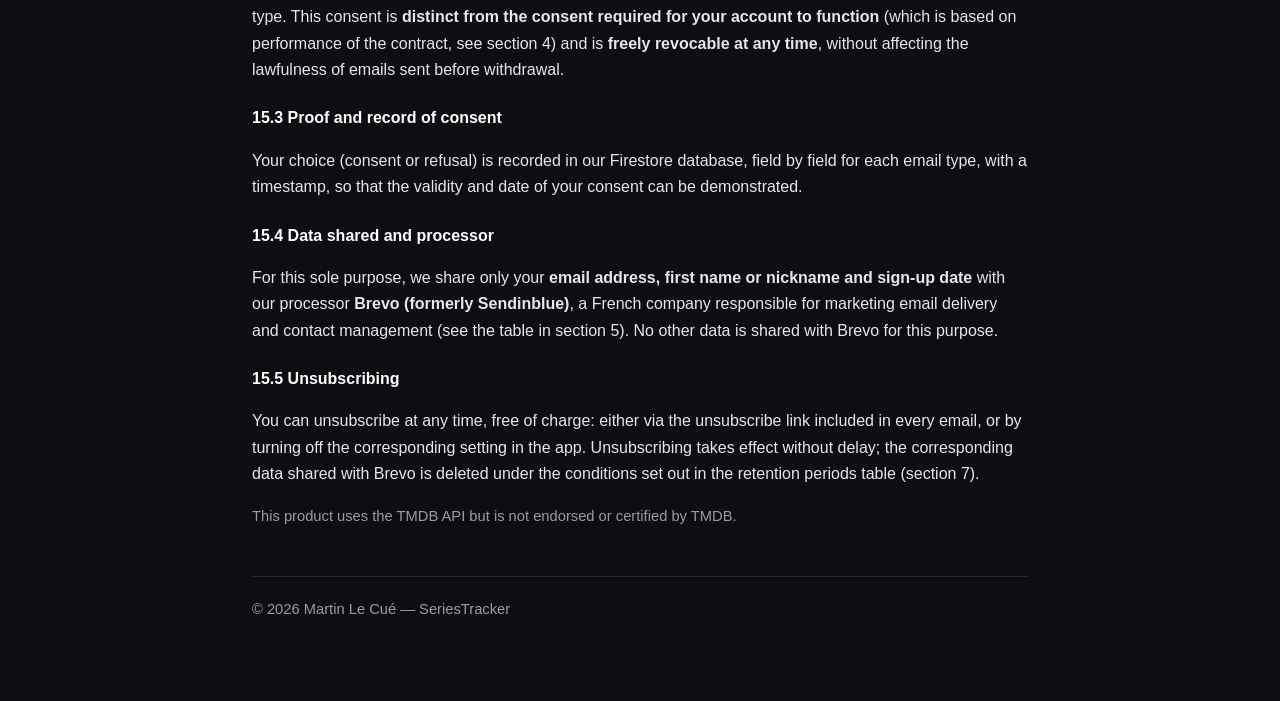
<file: privacy-policy.html>
<!DOCTYPE html>
<html lang="fr">
<head>
<meta charset="UTF-8">
<meta name="viewport" content="width=device-width, initial-scale=1.0">
<title>Politique de confidentialité — SeriesTracker</title>
<style>
  :root { --bg:#0e0e12; --card:#17171d; --txt:#e7e7ea; --mut:#9a9aa5; --acc:#7c6cff; --line:#26262f; }
  * { box-sizing:border-box; }
  body { margin:0; background:var(--bg); color:var(--txt); font-family:-apple-system,BlinkMacSystemFont,"Segoe UI",Roboto,Helvetica,Arial,sans-serif; line-height:1.65; }
  .wrap { max-width:820px; margin:0 auto; padding:40px 22px 80px; }
  header { display:flex; justify-content:space-between; align-items:center; gap:16px; flex-wrap:wrap; margin-bottom:32px; }
  h1 { font-size:1.9rem; margin:0 0 6px; letter-spacing:-.02em; }
  h2 { font-size:1.15rem; margin:36px 0 10px; color:#fff; letter-spacing:-.01em; }
  h3 { font-size:1rem; margin:22px 0 6px; color:#fff; }
  p, li { color:var(--txt); }
  .mut { color:var(--mut); font-size:.92rem; }
  a { color:var(--acc); }
  .switch button { background:transparent; border:1px solid var(--line); color:var(--mut); padding:6px 12px; border-radius:999px; cursor:pointer; font-size:.85rem; }
  .switch button.on { background:var(--acc); border-color:var(--acc); color:#fff; }
  table { width:100%; border-collapse:collapse; margin:14px 0; font-size:.92rem; }
  th, td { border:1px solid var(--line); padding:9px 11px; text-align:left; vertical-align:top; }
  th { background:var(--card); color:#fff; font-weight:600; }
  .note { background:var(--card); border-left:3px solid var(--acc); padding:14px 16px; border-radius:8px; margin:16px 0; }
  [data-lang="en"] { display:none; }
  footer { margin-top:48px; padding-top:20px; border-top:1px solid var(--line); }
</style>
</head>
<body>
<div class="wrap">

<header>
  <div>
    <h1>SeriesTracker</h1>
    <div class="mut" data-lang="fr">Politique de confidentialité</div>
    <div class="mut" data-lang="en">Privacy Policy</div>
  </div>
  <div class="switch">
    <button id="btn-fr" class="on" onclick="setLang('fr')">FR</button>
    <button id="btn-en" onclick="setLang('en')">EN</button>
  </div>
</header>

<!-- ============================ FRANÇAIS ============================ -->
<div data-lang="fr">

<p class="mut">Dernière mise à jour : 28 juillet 2026 — Version 2.1</p>

<p>Cette politique explique quelles données SeriesTracker collecte, pourquoi, avec qui elles sont partagées et quels sont vos droits. Elle a été mise à jour pour couvrir les nouvelles fonctionnalités sociales de l'application (profils publics, amis, commentaires, fil d'activité).</p>

<h2>1. Responsable du traitement</h2>
<p>Le responsable du traitement est <strong>Martin Le Cué</strong>, éditeur de l'application SeriesTracker, agissant en qualité de personne physique depuis la France.</p>
<p>Contact : <a href="mailto:martin.lecue@gmail.com">martin.lecue@gmail.com</a></p>
<p class="mut">Aucun délégué à la protection des données (DPO) n'a été désigné, cette désignation n'étant pas obligatoire au regard de la nature et du volume des traitements réalisés.</p>

<h2>2. Champ d'application</h2>
<p>Cette politique s'applique à l'application mobile SeriesTracker sur iOS et à ses services associés. Elle ne s'applique pas aux services tiers auxquels vous pourriez accéder depuis l'application (plateformes de streaming, App Store), qui disposent de leurs propres politiques.</p>

<h2>3. Données que nous collectons</h2>

<h3>3.1 Données de compte</h3>
<p>Adresse e-mail, prénom ou nom d'affichage, identifiant utilisateur unique généré par Firebase Authentication, et mot de passe (stocké de façon chiffrée par Firebase, jamais accessible en clair). Si vous utilisez « Se connecter avec Apple », Apple peut vous proposer de masquer votre adresse e-mail réelle ; dans ce cas nous ne recevons qu'une adresse relais fournie par Apple.</p>

<h3>3.2 Profil public</h3>
<p>Pseudonyme unique (@username), nom d'affichage, et selon votre choix soit une photo de profil que vous téléversez (stockée encodée en base64 dans notre base Firestore), soit un avatar généré à partir d'une icône et d'une couleur. Ces éléments sont visibles par les autres utilisateurs de l'application dans les contextes sociaux (recherche par pseudonyme, liste d'amis, commentaires, fil d'activité).</p>

<h3>3.3 Découverte d'amis via votre carnet d'adresses</h3>
<p>Si et seulement si vous y consentez explicitement via la boîte de dialogue système iOS, l'application accède à votre carnet de contacts pour vous suggérer des amis déjà présents sur SeriesTracker. Les adresses e-mail de vos contacts sont transformées localement sur votre appareil en empreintes cryptographiques (SHA-256) avant tout envoi. Nous ne stockons pas et ne recevons pas les adresses e-mail de vos contacts en clair, ni leurs noms, ni leurs numéros de téléphone. Votre propre adresse e-mail est elle aussi publiée sous forme d'empreinte hachée afin que vos contacts puissent vous retrouver.</p>
<div class="note">
<strong>À savoir.</strong> Une empreinte hachée reste une donnée à caractère personnel au sens du RGPD (il s'agit d'une pseudonymisation, non d'une anonymisation). Vous pouvez révoquer à tout moment l'accès aux contacts dans les réglages iOS, et nous demander la suppression des empreintes vous concernant. Nous vous invitons à n'activer cette fonction que si vous estimez légitime de partager ces empreintes au regard de vos relations avec vos contacts.
</div>

<h3>3.4 Relations sociales</h3>
<p>Demandes d'amis envoyées et reçues, avec leur statut, et liste de vos amis acceptés.</p>

<h3>3.5 Fil d'activité partagé</h3>
<p>Lorsque vous utilisez l'application, certains événements peuvent être partagés avec vos amis : séries et films commencés, terminés ou ajoutés à votre bibliothèque, épisodes marqués comme vus (avec leur code saison/épisode), notes attribuées, commentaires publiés, réactions, et l'horodatage de ces événements. Chaque événement contient votre nom d'affichage, votre pseudonyme et votre avatar.</p>
<p>L'étendue de ce partage est contrôlée par vous via les réglages de confidentialité décrits à la section 3.9.</p>

<h3>3.6 Commentaires et contenus publiés</h3>
<p>Texte de vos commentaires, indicateur « spoiler » éventuel, identifiant TMDB du contenu concerné, type de contenu (série ou film) et langue. Les commentaires font l'objet d'un filtrage automatique des propos injurieux.</p>
<div class="note">
<strong>Important.</strong> Les commentaires et le fil d'activité sont des contenus visibles par d'autres personnes. Ne publiez pas d'informations que vous ne souhaitez pas rendre accessibles à des tiers. Une fois partagé, un contenu peut avoir été vu, mémorisé ou capturé par d'autres utilisateurs, même après sa suppression de nos serveurs.
</div>

<h3>3.7 Mode « Watch in Duo »</h3>
<p>Partenariats établis entre deux utilisateurs, séries associées à ces partenariats, progression respective, commentaires partagés au sein du duo, et notifications de rappel (« nudge ») envoyées à un partenaire identifié.</p>

<h3>3.8 Bibliothèque et usage</h3>
<p>Séries et films ajoutés, statuts de visionnage, épisodes vus, notes, plateformes de streaming renseignées, historique de visionnage et statistiques associées. Ces données proviennent de vos actions dans l'application ; les métadonnées descriptives des œuvres (titres, affiches, synopsis) proviennent de l'API TMDB.</p>

<h3>3.9 Réglages de confidentialité</h3>
<p>Vos préférences de partage, configurables catégorie par catégorie (visionnages, historique, collections, notes, plateformes, statistiques). Ces réglages déterminent ce que vos amis peuvent voir. Ils sont restrictifs par défaut : aucune catégorie n'est partagée tant que vous ne l'avez pas activée.</p>

<h3>3.10 Modération</h3>
<p>Blocages que vous effectuez, et signalements que vous émettez. Un signalement enregistre l'identifiant et le nom du signalant, l'identifiant et le nom de l'utilisateur signalé, ainsi que le motif invoqué.</p>

<h3>3.11 Données techniques et d'abonnement</h3>
<p>Identifiants d'appareil, données de diagnostic et de plantage, événements d'usage agrégés via Firebase Analytics, ainsi que le statut de votre abonnement Premium géré par RevenueCat. Nous ne recevons jamais vos coordonnées bancaires : les paiements sont traités exclusivement par Apple.</p>

<h2>4. Finalités et bases légales</h2>
<table>
<tr><th>Traitement</th><th>Finalité</th><th>Base légale (RGPD)</th></tr>
<tr><td>Compte et authentification</td><td>Créer et sécuriser votre compte</td><td>Exécution du contrat (art. 6.1.b)</td></tr>
<tr><td>Bibliothèque et suivi</td><td>Fournir la fonction principale de l'app</td><td>Exécution du contrat (art. 6.1.b)</td></tr>
<tr><td>Profil public, amis, fil d'activité</td><td>Fournir les fonctionnalités sociales</td><td>Exécution du contrat (art. 6.1.b)</td></tr>
<tr><td>Accès au carnet de contacts</td><td>Suggérer des amis</td><td>Consentement (art. 6.1.a) — révocable</td></tr>
<tr><td>Commentaires et réactions</td><td>Permettre l'expression publique</td><td>Exécution du contrat (art. 6.1.b)</td></tr>
<tr><td>Mode Duo</td><td>Synchroniser deux utilisateurs</td><td>Exécution du contrat (art. 6.1.b)</td></tr>
<tr><td>Modération, blocage, signalement</td><td>Sécurité et respect des règles</td><td>Intérêt légitime (art. 6.1.f) et obligation légale</td></tr>
<tr><td>Notifications push</td><td>Vous informer des nouveautés et de l'activité</td><td>Consentement (art. 6.1.a) — révocable</td></tr>
<tr><td>Analytics et diagnostics</td><td>Améliorer et stabiliser l'app</td><td>Intérêt légitime (art. 6.1.f)</td></tr>
<tr><td>Abonnements</td><td>Gérer l'accès Premium</td><td>Exécution du contrat (art. 6.1.b)</td></tr>
<tr><td>E-mails marketing (séquence d'accueil, newsletter)</td><td>Vous adresser des communications marketing (voir section 15)</td><td>Consentement (art. 6.1.a) — révocable</td></tr>
</table>

<h2>5. Destinataires et sous-traitants</h2>
<p>Vos données ne sont ni vendues, ni louées, ni cédées à des fins publicitaires. Elles sont partagées uniquement avec les prestataires strictement nécessaires au fonctionnement du service.</p>
<table>
<tr><th>Prestataire</th><th>Rôle</th><th>Politique</th></tr>
<tr><td>Google Firebase (Google Ireland Ltd.)</td><td>Authentification, base de données Firestore, analytics, notifications</td><td><a href="https://firebase.google.com/support/privacy" target="_blank" rel="noopener">firebase.google.com/support/privacy</a></td></tr>
<tr><td>RevenueCat, Inc.</td><td>Gestion des abonnements</td><td><a href="https://www.revenuecat.com/privacy" target="_blank" rel="noopener">revenuecat.com/privacy</a></td></tr>
<tr><td>Apple Inc.</td><td>Distribution, paiements, Sign in with Apple</td><td><a href="https://www.apple.com/legal/privacy/" target="_blank" rel="noopener">apple.com/legal/privacy</a></td></tr>
<tr><td>TMDB</td><td>Métadonnées des œuvres (aucune donnée personnelle transmise)</td><td><a href="https://www.themoviedb.org/privacy-policy" target="_blank" rel="noopener">themoviedb.org/privacy-policy</a></td></tr>
<tr><td>Brevo (Sendinblue)</td><td>Envoi et gestion des e-mails marketing (séquence d'accueil, newsletter) — voir section 15</td><td><a href="https://www.brevo.com/fr/legal/privacypolicy/" target="_blank" rel="noopener">brevo.com/fr/legal/privacypolicy</a></td></tr>
</table>
<p>Les autres utilisateurs de l'application sont également destinataires de certaines données, dans les limites que vous fixez par vos réglages de confidentialité : votre profil public est visible de tous les utilisateurs connectés, et votre activité partagée est visible de vos amis.</p>

<h2>6. Transferts hors Union européenne</h2>
<p>Certains de nos sous-traitants, notamment Google et RevenueCat, peuvent héberger ou traiter des données aux États-Unis. Ces transferts sont encadrés par les clauses contractuelles types de la Commission européenne et, le cas échéant, par le EU-U.S. Data Privacy Framework auquel ces sociétés adhèrent.</p>

<h2>7. Durées de conservation</h2>
<table>
<tr><th>Donnée</th><th>Durée</th></tr>
<tr><td>Compte et bibliothèque</td><td>Tant que le compte est actif</td></tr>
<tr><td>Compte inactif</td><td>Suppression après 36 mois sans connexion</td></tr>
<tr><td>Données après suppression du compte</td><td>Suppression sous 30 jours</td></tr>
<tr><td>Empreintes de contacts</td><td>Supprimées dès la révocation de l'accès ou la suppression du compte</td></tr>
<tr><td>Commentaires et fil d'activité</td><td>Supprimés avec le compte</td></tr>
<tr><td>Signalements</td><td>12 mois à compter du traitement</td></tr>
<tr><td>Logs techniques et diagnostics</td><td>Selon les durées appliquées par Firebase (généralement 14 mois maximum)</td></tr>
<tr><td>Données transmises à Brevo (e-mail, prénom/pseudo, date d'inscription)</td><td>Suppression sous 30 jours après désinscription ou suppression du compte</td></tr>
</table>

<h2>8. Vos droits</h2>
<p>Conformément au RGPD, vous disposez d'un droit d'accès à vos données, de rectification, d'effacement, de limitation du traitement, d'opposition au traitement fondé sur l'intérêt légitime, et de portabilité. Vous pouvez également retirer à tout moment les consentements que vous avez donnés, sans que cela remette en cause la licéité des traitements antérieurs.</p>
<p>Vous pouvez exercer une partie de ces droits directement dans l'application : modifier votre profil, ajuster vos réglages de confidentialité, exporter votre bibliothèque au format CSV, supprimer vos commentaires, ou supprimer votre compte. Pour toute autre demande, écrivez à <a href="mailto:martin.lecue@gmail.com">martin.lecue@gmail.com</a> ; nous répondons sous un mois.</p>
<p>Si vous résidez en Californie, le CCPA vous ouvre des droits équivalents d'accès, de suppression et d'opposition à la vente de vos données. Nous ne vendons aucune donnée personnelle au sens du CCPA.</p>
<p>Vous pouvez à tout moment introduire une réclamation auprès de la CNIL, autorité de contrôle française, via <a href="https://www.cnil.fr" target="_blank" rel="noopener">cnil.fr</a>.</p>

<h2>9. Suppression de votre compte</h2>
<p>La suppression est accessible depuis l'application, dans la section Profil. Elle entraîne l'effacement de votre compte d'authentification, de votre profil, de votre bibliothèque, de vos relations sociales, de vos commentaires, de votre fil d'activité et des empreintes de contacts vous concernant.</p>
<p>Certaines données peuvent subsister temporairement dans les sauvegardes techniques, jusqu'à leur rotation naturelle. Les signalements que vous avez émis à l'encontre d'autres utilisateurs peuvent être conservés à des fins de sécurité, sous une forme limitée aux éléments nécessaires.</p>

<h2>10. Âge minimum</h2>
<p>SeriesTracker est réservée aux personnes âgées d'au moins <strong>16 ans</strong>. Nous ne collectons pas sciemment de données concernant des personnes plus jeunes. Si vous constatez qu'un mineur de moins de 16 ans utilise l'application, écrivez-nous et nous supprimerons son compte et ses données sans délai.</p>

<h2>11. Modération et contenus publiés</h2>
<p>Les contenus publiés par les utilisateurs font l'objet d'un filtrage automatique des propos injurieux. Vous pouvez bloquer un utilisateur, ce qui masque réciproquement vos contenus, et signaler un utilisateur ou un contenu. Les signalements sont examinés et les contenus contrevenant aux conditions d'utilisation sont retirés, le compte de leur auteur pouvant être suspendu ou supprimé.</p>

<h2>12. Sécurité</h2>
<p>Les échanges avec nos serveurs sont chiffrés en transit (HTTPS/TLS). L'accès aux données est contrôlé par des règles de sécurité Firestore vérifiant l'authentification et les autorisations de chaque utilisateur. Les mots de passe sont gérés et chiffrés par Firebase Authentication. Aucun système n'étant infaillible, nous ne pouvons garantir une sécurité absolue.</p>

<h2>13. Modifications de cette politique</h2>
<p>Cette politique peut évoluer. En cas de modification substantielle, notamment l'ajout d'une nouvelle catégorie de données ou d'une nouvelle finalité, vous en serez informé dans l'application ou par e-mail. La date de dernière mise à jour figure en haut de ce document.</p>

<h2>14. Contact</h2>
<p>Pour toute question relative à cette politique ou à vos données : <a href="mailto:martin.lecue@gmail.com">martin.lecue@gmail.com</a></p>

<h2>15. E-mails marketing</h2>
<p>Avec votre consentement préalable, explicite et distinct de la création de votre compte, nous vous envoyons des e-mails marketing. Ce consentement n'est <strong>pas nécessaire au fonctionnement de l'application ni de votre compte</strong> : vous pouvez utiliser SeriesTracker pleinement sans y consentir, et un refus n'a aucune incidence sur votre accès au service.</p>

<h3>15.1 Types d'e-mails et recueil du consentement</h3>
<p>Nous distinguons deux traitements, chacun soumis à un consentement propre :</p>
<ul>
<li><strong>Séquence d'accueil (onboarding)</strong> : une série d'e-mails automatiques envoyés sur vos premiers jours d'utilisation. Elle n'est déclenchée que si vous l'activez, soit via un réglage (« toggle ») dans l'application, soit via une fenêtre de consentement présentée après plusieurs sessions d'usage — jamais lors de la première ouverture de l'application.</li>
<li><strong>Newsletter</strong> : des e-mails récurrents consacrés aux nouveautés produit. Le consentement à la newsletter est <strong>séparé et indépendant</strong> de celui de la séquence d'accueil : vous pouvez accepter l'un sans l'autre.</li>
</ul>

<h3>15.2 Base légale</h3>
<p>Ces envois reposent exclusivement sur votre <strong>consentement</strong> (article 6.1.a du RGPD), recueilli séparément pour chaque type d'e-mail. Ce consentement est <strong>distinct de celui nécessaire au fonctionnement de votre compte</strong> (lequel relève de l'exécution du contrat, voir section 4) et il est <strong>librement révocable à tout moment</strong>, sans que ce retrait ne remette en cause la licéité des envois effectués auparavant.</p>

<h3>15.3 Preuve et enregistrement du consentement</h3>
<p>Votre choix (consentement ou refus) est enregistré dans notre base Firestore, champ par champ pour chaque type d'e-mail, avec un horodatage, afin de pouvoir démontrer la validité et la date de votre consentement.</p>

<h3>15.4 Données transmises et sous-traitant</h3>
<p>À cette seule fin, nous transmettons uniquement votre <strong>adresse e-mail, votre prénom ou pseudonyme et votre date d'inscription</strong> à notre sous-traitant <strong>Brevo (anciennement Sendinblue)</strong>, société française chargée de l'envoi et de la gestion des contacts e-mail marketing (voir le tableau de la section 5). Aucune autre donnée n'est transmise à Brevo à cette fin.</p>

<h3>15.5 Se désinscrire</h3>
<p>Vous pouvez vous désinscrire à tout moment, gratuitement : soit via le lien de désinscription présent dans chaque e-mail, soit en désactivant le réglage correspondant dans l'application. La désinscription est prise en compte sans délai ; les données correspondantes transmises à Brevo sont supprimées dans les conditions indiquées au tableau des durées de conservation (section 7).</p>

<p class="mut">This product uses the TMDB API but is not endorsed or certified by TMDB.</p>

</div>

<!-- ============================ ENGLISH ============================ -->
<div data-lang="en">

<p class="mut">Last updated: July 28, 2026 — Version 2.1</p>

<p>This policy explains what data SeriesTracker collects, why, who it is shared with, and what your rights are. It has been updated to cover the app's new social features (public profiles, friends, comments, activity feed).</p>

<h2>1. Data controller</h2>
<p>The data controller is <strong>Martin Le Cué</strong>, publisher of the SeriesTracker application, acting as a natural person based in France.</p>
<p>Contact: <a href="mailto:martin.lecue@gmail.com">martin.lecue@gmail.com</a></p>
<p class="mut">No Data Protection Officer has been appointed, as this is not required given the nature and scale of the processing carried out.</p>

<h2>2. Scope</h2>
<p>This policy applies to the SeriesTracker iOS application and its associated services. It does not apply to third-party services you may access from the app (streaming platforms, the App Store), which have their own policies.</p>

<h2>3. Data we collect</h2>

<h3>3.1 Account data</h3>
<p>Email address, first name or display name, unique user identifier generated by Firebase Authentication, and password (stored encrypted by Firebase, never accessible in plain text). If you use "Sign in with Apple", Apple may offer to hide your real email address; in that case we only receive a relay address provided by Apple.</p>

<h3>3.2 Public profile</h3>
<p>Unique username (@username), display name, and either a profile picture you upload (stored base64-encoded in our Firestore database) or an avatar generated from an icon and a colour. These elements are visible to other users of the app in social contexts (username search, friend lists, comments, activity feed).</p>

<h3>3.3 Friend discovery via your address book</h3>
<p>If and only if you explicitly consent through the iOS system dialog, the app accesses your contacts to suggest friends already using SeriesTracker. Your contacts' email addresses are converted locally on your device into cryptographic hashes (SHA-256) before any transmission. We neither store nor receive your contacts' email addresses in plain text, nor their names or phone numbers. Your own email address is likewise published as a hash so that your contacts can find you.</p>
<div class="note">
<strong>Please note.</strong> A hash remains personal data under the GDPR (this is pseudonymisation, not anonymisation). You can revoke contacts access at any time in your iOS settings, and ask us to delete the hashes relating to you. We encourage you to enable this feature only if you consider it appropriate to share these hashes given your relationship with your contacts.
</div>

<h3>3.4 Social relationships</h3>
<p>Friend requests sent and received, with their status, and your list of accepted friends.</p>

<h3>3.5 Shared activity feed</h3>
<p>As you use the app, certain events may be shared with your friends: shows and films started, completed or added to your library, episodes marked as watched (with their season/episode code), ratings given, comments published, reactions, and the timestamp of these events. Each event includes your display name, username and avatar.</p>
<p>The extent of this sharing is controlled by you through the privacy settings described in section 3.9.</p>

<h3>3.6 Comments and published content</h3>
<p>The text of your comments, an optional "spoiler" flag, the TMDB identifier of the title concerned, the content type (show or film) and the language. Comments are subject to automatic filtering of offensive language.</p>
<div class="note">
<strong>Important.</strong> Comments and the activity feed are content visible to other people. Do not publish information you would not want third parties to access. Once shared, content may have been seen, saved or captured by other users, even after it is deleted from our servers.
</div>

<h3>3.7 "Watch in Duo" mode</h3>
<p>Partnerships established between two users, shows linked to those partnerships, each partner's progress, comments shared within the duo, and reminder ("nudge") notifications sent to an identified partner.</p>

<h3>3.8 Library and usage</h3>
<p>Shows and films added, watch statuses, episodes watched, ratings, streaming platforms recorded, watch history and related statistics. This data comes from your actions in the app; descriptive metadata about the titles (names, posters, synopses) comes from the TMDB API.</p>

<h3>3.9 Privacy settings</h3>
<p>Your sharing preferences, configurable category by category (watches, history, collections, ratings, platforms, statistics). These settings determine what your friends can see. They are restrictive by default: no category is shared until you enable it.</p>

<h3>3.10 Moderation</h3>
<p>Blocks you apply, and reports you submit. A report records the identifier and name of the reporter, the identifier and name of the reported user, and the stated reason.</p>

<h3>3.11 Technical and subscription data</h3>
<p>Device identifiers, diagnostic and crash data, aggregated usage events via Firebase Analytics, and the status of your Premium subscription managed by RevenueCat. We never receive your payment details: payments are processed exclusively by Apple.</p>

<h2>4. Purposes and legal bases</h2>
<table>
<tr><th>Processing</th><th>Purpose</th><th>Legal basis (GDPR)</th></tr>
<tr><td>Account and authentication</td><td>Create and secure your account</td><td>Performance of contract (art. 6.1.b)</td></tr>
<tr><td>Library and tracking</td><td>Provide the app's core function</td><td>Performance of contract (art. 6.1.b)</td></tr>
<tr><td>Public profile, friends, activity feed</td><td>Provide social features</td><td>Performance of contract (art. 6.1.b)</td></tr>
<tr><td>Contacts access</td><td>Suggest friends</td><td>Consent (art. 6.1.a) — revocable</td></tr>
<tr><td>Comments and reactions</td><td>Enable public expression</td><td>Performance of contract (art. 6.1.b)</td></tr>
<tr><td>Duo mode</td><td>Synchronise two users</td><td>Performance of contract (art. 6.1.b)</td></tr>
<tr><td>Moderation, blocking, reporting</td><td>Safety and rule enforcement</td><td>Legitimate interest (art. 6.1.f) and legal obligation</td></tr>
<tr><td>Push notifications</td><td>Inform you of new content and activity</td><td>Consent (art. 6.1.a) — revocable</td></tr>
<tr><td>Analytics and diagnostics</td><td>Improve and stabilise the app</td><td>Legitimate interest (art. 6.1.f)</td></tr>
<tr><td>Subscriptions</td><td>Manage Premium access</td><td>Performance of contract (art. 6.1.b)</td></tr>
<tr><td>Marketing emails (onboarding sequence, newsletter)</td><td>Send you marketing communications (see section 15)</td><td>Consent (art. 6.1.a) — revocable</td></tr>
</table>

<h2>5. Recipients and processors</h2>
<p>Your data is never sold, rented or transferred for advertising purposes. It is shared only with the providers strictly necessary to operate the service.</p>
<table>
<tr><th>Provider</th><th>Role</th><th>Policy</th></tr>
<tr><td>Google Firebase (Google Ireland Ltd.)</td><td>Authentication, Firestore database, analytics, notifications</td><td><a href="https://firebase.google.com/support/privacy" target="_blank" rel="noopener">firebase.google.com/support/privacy</a></td></tr>
<tr><td>RevenueCat, Inc.</td><td>Subscription management</td><td><a href="https://www.revenuecat.com/privacy" target="_blank" rel="noopener">revenuecat.com/privacy</a></td></tr>
<tr><td>Apple Inc.</td><td>Distribution, payments, Sign in with Apple</td><td><a href="https://www.apple.com/legal/privacy/" target="_blank" rel="noopener">apple.com/legal/privacy</a></td></tr>
<tr><td>TMDB</td><td>Title metadata (no personal data transmitted)</td><td><a href="https://www.themoviedb.org/privacy-policy" target="_blank" rel="noopener">themoviedb.org/privacy-policy</a></td></tr>
<tr><td>Brevo (Sendinblue)</td><td>Marketing email delivery and contact management (onboarding sequence, newsletter) — see section 15</td><td><a href="https://www.brevo.com/legal/privacypolicy/" target="_blank" rel="noopener">brevo.com/legal/privacypolicy</a></td></tr>
</table>
<p>Other users of the app are also recipients of certain data, within the limits you set through your privacy settings: your public profile is visible to all signed-in users, and your shared activity is visible to your friends.</p>

<h2>6. Transfers outside the European Union</h2>
<p>Some of our processors, notably Google and RevenueCat, may host or process data in the United States. These transfers are governed by the European Commission's Standard Contractual Clauses and, where applicable, by the EU-U.S. Data Privacy Framework to which these companies adhere.</p>

<h2>7. Retention periods</h2>
<table>
<tr><th>Data</th><th>Period</th></tr>
<tr><td>Account and library</td><td>As long as the account is active</td></tr>
<tr><td>Inactive account</td><td>Deleted after 36 months without sign-in</td></tr>
<tr><td>Data after account deletion</td><td>Deleted within 30 days</td></tr>
<tr><td>Contact hashes</td><td>Deleted upon revocation of access or account deletion</td></tr>
<tr><td>Comments and activity feed</td><td>Deleted with the account</td></tr>
<tr><td>Reports</td><td>12 months from processing</td></tr>
<tr><td>Technical logs and diagnostics</td><td>Per Firebase retention periods (generally 14 months maximum)</td></tr>
<tr><td>Data shared with Brevo (email, first name/nickname, sign-up date)</td><td>Deleted within 30 days after unsubscribing or account deletion</td></tr>
</table>

<h2>8. Your rights</h2>
<p>Under the GDPR, you have the right to access your data, to rectification, erasure, restriction of processing, objection to processing based on legitimate interest, and data portability. You may also withdraw any consent you have given at any time, without affecting the lawfulness of prior processing.</p>
<p>You can exercise some of these rights directly in the app: edit your profile, adjust your privacy settings, export your library as CSV, delete your comments, or delete your account. For any other request, write to <a href="mailto:martin.lecue@gmail.com">martin.lecue@gmail.com</a>; we respond within one month.</p>
<p>If you are a California resident, the CCPA grants you equivalent rights of access, deletion and opt-out from the sale of your data. We do not sell any personal data within the meaning of the CCPA.</p>
<p>You may lodge a complaint at any time with the CNIL, the French supervisory authority, at <a href="https://www.cnil.fr" target="_blank" rel="noopener">cnil.fr</a>.</p>

<h2>9. Deleting your account</h2>
<p>Deletion is available in the app, in the Profile section. It erases your authentication account, your profile, your library, your social relationships, your comments, your activity feed and the contact hashes relating to you.</p>
<p>Some data may temporarily remain in technical backups until their natural rotation. Reports you have submitted against other users may be retained for safety purposes, limited to the elements necessary.</p>

<h2>10. Minimum age</h2>
<p>SeriesTracker is restricted to people aged <strong>16 or over</strong>. We do not knowingly collect data relating to younger individuals. If you become aware that a minor under 16 is using the app, please write to us and we will delete their account and data without delay.</p>

<h2>11. Moderation and published content</h2>
<p>User-published content is subject to automatic filtering of offensive language. You can block a user, which mutually hides your content, and report a user or a piece of content. Reports are reviewed and content breaching the Terms of Use is removed, with the author's account liable to suspension or deletion.</p>

<h2>12. Security</h2>
<p>Exchanges with our servers are encrypted in transit (HTTPS/TLS). Data access is controlled by Firestore security rules verifying each user's authentication and permissions. Passwords are managed and encrypted by Firebase Authentication. As no system is infallible, we cannot guarantee absolute security.</p>

<h2>13. Changes to this policy</h2>
<p>This policy may change. In the event of a substantial modification, in particular the addition of a new category of data or a new purpose, you will be informed in the app or by email. The last updated date appears at the top of this document.</p>

<h2>14. Contact</h2>
<p>For any question about this policy or your data: <a href="mailto:martin.lecue@gmail.com">martin.lecue@gmail.com</a></p>

<h2>15. Marketing emails</h2>
<p>With your prior, explicit consent, separate from the creation of your account, we send you marketing emails. This consent is <strong>not required to use the app or your account</strong>: you can use SeriesTracker fully without opting in, and declining has no impact on your access to the service.</p>

<h3>15.1 Email types and how consent is collected</h3>
<p>We distinguish two processing activities, each subject to its own consent:</p>
<ul>
<li><strong>Onboarding sequence</strong>: a series of automated emails sent over your first days of use. It is only triggered if you enable it, either via a setting ("toggle") in the app or via a consent prompt shown after several usage sessions — never on the first launch of the app.</li>
<li><strong>Newsletter</strong>: recurring emails dedicated to product updates. Consent to the newsletter is <strong>separate from and independent of</strong> consent to the onboarding sequence: you may accept one without the other.</li>
</ul>

<h3>15.2 Legal basis</h3>
<p>These emails rely exclusively on your <strong>consent</strong> (Article 6(1)(a) GDPR), collected separately for each email type. This consent is <strong>distinct from the consent required for your account to function</strong> (which is based on performance of the contract, see section 4) and is <strong>freely revocable at any time</strong>, without affecting the lawfulness of emails sent before withdrawal.</p>

<h3>15.3 Proof and record of consent</h3>
<p>Your choice (consent or refusal) is recorded in our Firestore database, field by field for each email type, with a timestamp, so that the validity and date of your consent can be demonstrated.</p>

<h3>15.4 Data shared and processor</h3>
<p>For this sole purpose, we share only your <strong>email address, first name or nickname and sign-up date</strong> with our processor <strong>Brevo (formerly Sendinblue)</strong>, a French company responsible for marketing email delivery and contact management (see the table in section 5). No other data is shared with Brevo for this purpose.</p>

<h3>15.5 Unsubscribing</h3>
<p>You can unsubscribe at any time, free of charge: either via the unsubscribe link included in every email, or by turning off the corresponding setting in the app. Unsubscribing takes effect without delay; the corresponding data shared with Brevo is deleted under the conditions set out in the retention periods table (section 7).</p>

<p class="mut">This product uses the TMDB API but is not endorsed or certified by TMDB.</p>

</div>

<footer class="mut">© 2026 Martin Le Cué — SeriesTracker</footer>

</div>

<script>
function setLang(l){
  document.querySelectorAll('[data-lang]').forEach(function(el){
    // FIX : on force une valeur d'affichage explicite ('block') au lieu de ''
    // ('' retombait sur la règle CSS [data-lang="en"]{display:none} et laissait la page vide)
    el.style.display = (el.getAttribute('data-lang') === l) ? 'block' : 'none';
  });
  document.getElementById('btn-fr').classList.toggle('on', l === 'fr');
  document.getElementById('btn-en').classList.toggle('on', l === 'en');
  document.documentElement.lang = l;
  try { localStorage.setItem('st_lang', l); } catch(e) {}
}

// Détection de la langue au chargement (priorité corrigée)
var saved = 'fr';
try {
  var stored = localStorage.getItem('st_lang');
  if (stored === 'fr' || stored === 'en') {
    saved = stored;                       // 1) préférence déjà enregistrée
  } else if ((navigator.language || '').toLowerCase().indexOf('fr') === 0) {
    saved = 'fr';                         // 2) navigateur en français
  } else {
    saved = 'en';                         // 3) sinon anglais
  }
} catch(e) { saved = 'fr'; }

setLang(saved);
</script>

</body>
</html>
</file>
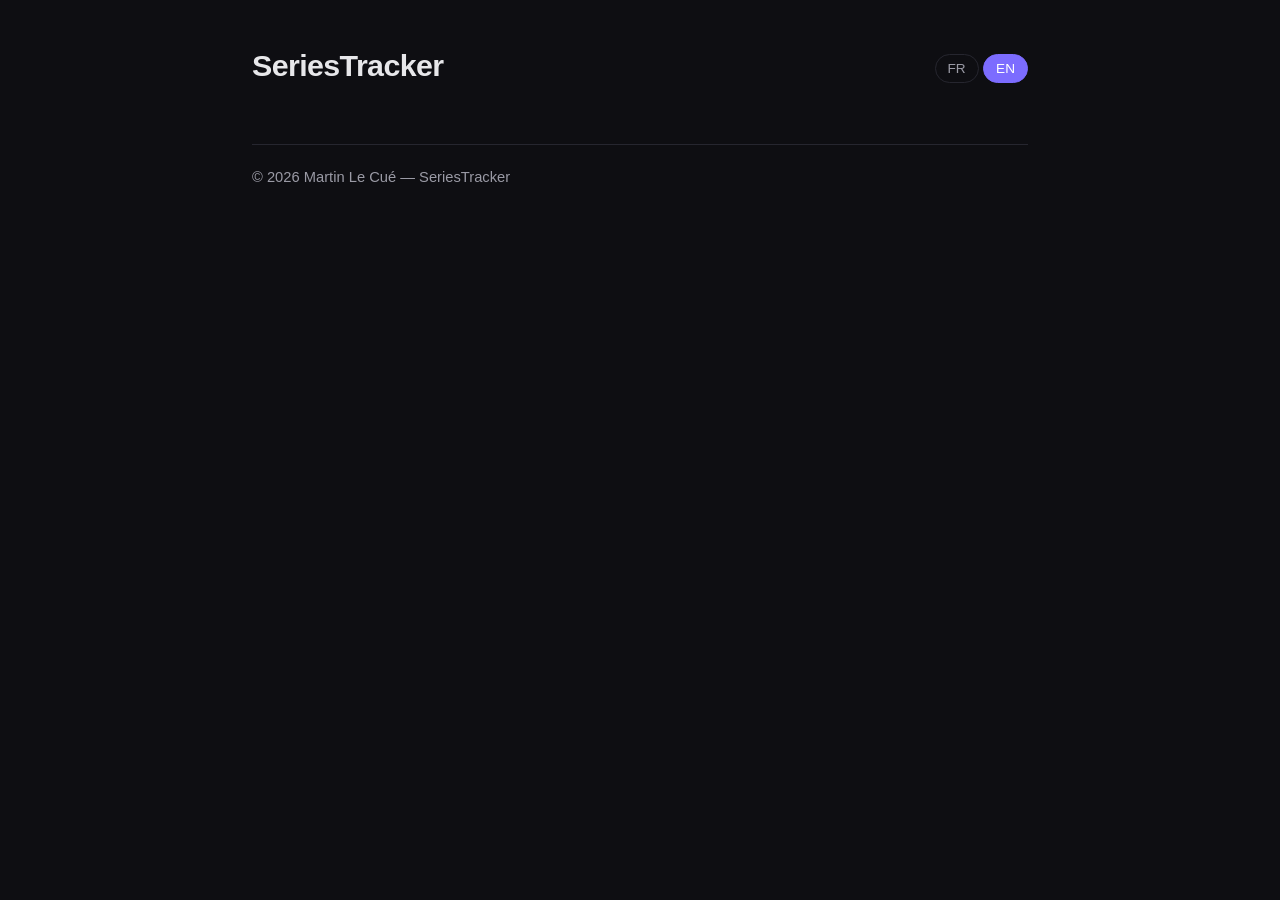
<file: terms-of-use.html>
<!DOCTYPE html>
<html lang="fr">
<head>
<meta charset="UTF-8">
<meta name="viewport" content="width=device-width, initial-scale=1.0">
<title>Conditions d'utilisation — SeriesTracker</title>
<style>
  :root { --bg:#0e0e12; --card:#17171d; --txt:#e7e7ea; --mut:#9a9aa5; --acc:#7c6cff; --line:#26262f; }
  * { box-sizing:border-box; }
  body { margin:0; background:var(--bg); color:var(--txt); font-family:-apple-system,BlinkMacSystemFont,"Segoe UI",Roboto,Helvetica,Arial,sans-serif; line-height:1.65; }
  .wrap { max-width:820px; margin:0 auto; padding:40px 22px 80px; }
  header { display:flex; justify-content:space-between; align-items:center; gap:16px; flex-wrap:wrap; margin-bottom:32px; }
  h1 { font-size:1.9rem; margin:0 0 6px; letter-spacing:-.02em; }
  h2 { font-size:1.15rem; margin:34px 0 10px; color:#fff; }
  .mut { color:var(--mut); font-size:.92rem; }
  a { color:var(--acc); }
  .switch button { background:transparent; border:1px solid var(--line); color:var(--mut); padding:6px 12px; border-radius:999px; cursor:pointer; font-size:.85rem; }
  .switch button.on { background:var(--acc); border-color:var(--acc); color:#fff; }
  .note { background:var(--card); border-left:3px solid #ff5c5c; padding:14px 16px; border-radius:8px; margin:16px 0; }
  ul { padding-left:20px; }
  [data-lang="en"] { display:none; }
  footer { margin-top:48px; padding-top:20px; border-top:1px solid var(--line); }
</style>
</head>
<body>
<div class="wrap">

<header>
  <div>
    <h1>SeriesTracker</h1>
    <div class="mut" data-lang="fr">Conditions d'utilisation</div>
    <div class="mut" data-lang="en">Terms of Use</div>
  </div>
  <div class="switch">
    <button id="btn-fr" class="on" onclick="setLang('fr')">FR</button>
    <button id="btn-en" onclick="setLang('en')">EN</button>
  </div>
</header>

<!-- ============================ FRANÇAIS ============================ -->
<div data-lang="fr">

<p class="mut">Dernière mise à jour : 24 juillet 2026</p>

<h2>1. Acceptation</h2>
<p>En téléchargeant et en utilisant SeriesTracker, vous acceptez les présentes conditions. Si vous ne les acceptez pas, n'utilisez pas l'application. Ces conditions complètent le contrat de licence utilisateur final standard d'Apple, disponible à l'adresse <a href="https://www.apple.com/legal/internet-services/itunes/dev/stdeula/" target="_blank" rel="noopener">apple.com/legal/internet-services/itunes/dev/stdeula</a>.</p>

<h2>2. Éditeur</h2>
<p>SeriesTracker est édité par Martin Le Cué, personne physique établie en France. Contact : <a href="mailto:martin.lecue@gmail.com">martin.lecue@gmail.com</a>.</p>

<h2>3. Accès au service</h2>
<p>L'application est réservée aux personnes âgées d'au moins 16 ans. Vous êtes responsable de l'exactitude des informations de votre compte et de la confidentialité de vos identifiants. Un compte est personnel et ne peut être partagé ni cédé.</p>

<h2>4. Abonnement Premium</h2>
<p>Certaines fonctionnalités nécessitent un abonnement payant. L'abonnement mensuel est renouvelé automatiquement sauf résiliation au moins 24 heures avant la fin de la période en cours. La gestion et la résiliation s'effectuent dans les réglages de votre compte Apple. L'achat à vie est un paiement unique sans renouvellement. Les prix affichés dans l'application font foi et peuvent varier selon les régions.</p>

<h2>5. Contenus publiés par les utilisateurs</h2>
<p>L'application permet de publier des commentaires, des notes, des réactions et une activité visible par d'autres utilisateurs. Vous restez propriétaire de vos contenus, et vous nous accordez une licence non exclusive et gratuite permettant de les héberger, afficher et transmettre aux autres utilisateurs dans le seul cadre du fonctionnement du service.</p>
<p>Vous êtes seul responsable de ce que vous publiez et garantissez disposer des droits nécessaires.</p>

<div class="note">
<h2 style="margin-top:0">6. Tolérance zéro pour les contenus offensants</h2>
<p><strong>Aucune tolérance n'est accordée aux contenus répréhensibles ni aux comportements abusifs.</strong> Sont strictement interdits, sans que cette liste soit limitative :</p>
<ul>
<li>les propos haineux, discriminatoires, racistes, sexistes, homophobes ou incitant à la violence ;</li>
<li>le harcèlement, les menaces, l'intimidation et le doxxing ;</li>
<li>les contenus sexuellement explicites, pornographiques ou à caractère pédocriminel ;</li>
<li>les contenus violents, choquants ou glorifiant des actes criminels ;</li>
<li>le spam, la fraude, l'usurpation d'identité et les liens malveillants ;</li>
<li>toute violation de droits de propriété intellectuelle ou de la vie privée d'autrui.</li>
</ul>
<p>Chaque utilisateur peut <strong>signaler</strong> un contenu ou un utilisateur, et <strong>bloquer</strong> un autre utilisateur depuis l'application. Tout signalement est examiné et traité <strong>sous 24 heures</strong>. Les contenus contrevenants sont supprimés et leur auteur peut voir son compte suspendu ou définitivement supprimé, sans préavis ni remboursement.</p>
</div>

<h2>7. Utilisation acceptable</h2>
<p>Vous vous engagez à ne pas tenter d'accéder sans autorisation aux données d'autres utilisateurs, à ne pas contourner les mesures de sécurité, à ne pas extraire massivement les données du service, et à ne pas utiliser l'application à des fins illégales.</p>

<h2>8. Données et confidentialité</h2>
<p>Le traitement de vos données est décrit dans notre <a href="privacy-policy.html">politique de confidentialité</a>, qui fait partie intégrante des présentes conditions.</p>

<h2>9. Contenus tiers</h2>
<p>Les métadonnées relatives aux séries et aux films proviennent de l'API TMDB. SeriesTracker n'est ni affilié, ni approuvé, ni certifié par TMDB, ni par les plateformes de streaming mentionnées dans l'application. Les marques citées appartiennent à leurs titulaires respectifs.</p>

<h2>10. Disponibilité et responsabilité</h2>
<p>Le service est fourni « en l'état ». Nous nous efforçons d'assurer sa disponibilité et l'intégrité des données, sans pouvoir le garantir de façon absolue. Notre responsabilité ne saurait être engagée pour les dommages indirects résultant de l'utilisation ou de l'indisponibilité du service, dans les limites permises par le droit applicable. Rien dans ces conditions ne limite vos droits impératifs en tant que consommateur.</p>

<h2>11. Résiliation</h2>
<p>Vous pouvez supprimer votre compte à tout moment depuis l'application. Nous pouvons suspendre ou supprimer un compte en cas de violation des présentes conditions, notamment de la clause de tolérance zéro.</p>

<h2>12. Modifications</h2>
<p>Ces conditions peuvent être modifiées. Les changements substantiels vous seront notifiés dans l'application ou par e-mail.</p>

<h2>13. Droit applicable</h2>
<p>Les présentes conditions sont régies par le droit français. En cas de litige, une solution amiable sera recherchée en priorité ; à défaut, les tribunaux compétents seront saisis conformément aux règles applicables, notamment celles protectrices des consommateurs.</p>

</div>

<!-- ============================ ENGLISH ============================ -->
<div data-lang="en">

<p class="mut">Last updated: July 24, 2026</p>

<h2>1. Acceptance</h2>
<p>By downloading and using SeriesTracker, you accept these terms. If you do not accept them, do not use the app. These terms supplement Apple's Standard End User License Agreement, available at <a href="https://www.apple.com/legal/internet-services/itunes/dev/stdeula/" target="_blank" rel="noopener">apple.com/legal/internet-services/itunes/dev/stdeula</a>.</p>

<h2>2. Publisher</h2>
<p>SeriesTracker is published by Martin Le Cué, a natural person based in France. Contact: <a href="mailto:martin.lecue@gmail.com">martin.lecue@gmail.com</a>.</p>

<h2>3. Access to the service</h2>
<p>The app is restricted to people aged 16 or over. You are responsible for the accuracy of your account information and for keeping your credentials confidential. An account is personal and may not be shared or transferred.</p>

<h2>4. Premium subscription</h2>
<p>Some features require a paid subscription. The monthly subscription renews automatically unless cancelled at least 24 hours before the end of the current period. Management and cancellation take place in your Apple account settings. The lifetime purchase is a one-off payment with no renewal. Prices displayed in the app prevail and may vary by region.</p>

<h2>5. User-generated content</h2>
<p>The app allows you to publish comments, ratings, reactions and activity visible to other users. You retain ownership of your content and grant us a non-exclusive, royalty-free licence to host, display and transmit it to other users solely for the operation of the service.</p>
<p>You are solely responsible for what you publish and warrant that you hold the necessary rights.</p>

<div class="note">
<h2 style="margin-top:0">6. Zero tolerance for objectionable content</h2>
<p><strong>There is zero tolerance for objectionable content or abusive behaviour.</strong> The following are strictly prohibited, without this list being exhaustive:</p>
<ul>
<li>hateful, discriminatory, racist, sexist or homophobic speech, or incitement to violence;</li>
<li>harassment, threats, intimidation and doxxing;</li>
<li>sexually explicit, pornographic or child-exploitative content;</li>
<li>violent, shocking content or content glorifying criminal acts;</li>
<li>spam, fraud, impersonation and malicious links;</li>
<li>any infringement of intellectual property rights or of others' privacy.</li>
</ul>
<p>Every user can <strong>report</strong> content or a user, and <strong>block</strong> another user from within the app. All reports are reviewed and acted upon <strong>within 24 hours</strong>. Infringing content is removed and its author's account may be suspended or permanently deleted, without notice or refund.</p>
</div>

<h2>7. Acceptable use</h2>
<p>You agree not to attempt unauthorised access to other users' data, not to circumvent security measures, not to scrape the service's data at scale, and not to use the app for unlawful purposes.</p>

<h2>8. Data and privacy</h2>
<p>The processing of your data is described in our <a href="privacy-policy.html">privacy policy</a>, which forms an integral part of these terms.</p>

<h2>9. Third-party content</h2>
<p>Metadata about shows and films comes from the TMDB API. SeriesTracker is neither affiliated with, endorsed by, nor certified by TMDB, nor by the streaming platforms mentioned in the app. Trademarks cited belong to their respective owners.</p>

<h2>10. Availability and liability</h2>
<p>The service is provided "as is". We strive to ensure its availability and data integrity but cannot guarantee it absolutely. We shall not be liable for indirect damages arising from the use or unavailability of the service, to the extent permitted by applicable law. Nothing in these terms limits your mandatory consumer rights.</p>

<h2>11. Termination</h2>
<p>You may delete your account at any time from within the app. We may suspend or delete an account in the event of a breach of these terms, in particular the zero tolerance clause.</p>

<h2>12. Changes</h2>
<p>These terms may be amended. Substantial changes will be notified to you in the app or by email.</p>

<h2>13. Governing law</h2>
<p>These terms are governed by French law. In the event of a dispute, an amicable resolution will be sought first; failing that, the competent courts will be seised in accordance with applicable rules, including those protecting consumers.</p>

</div>

<footer class="mut">© 2026 Martin Le Cué — SeriesTracker</footer>

</div>

<script>
function setLang(l){
  document.querySelectorAll('[data-lang]').forEach(function(el){
    el.style.display = (el.getAttribute('data-lang') === l) ? '' : 'none';
  });
  document.getElementById('btn-fr').classList.toggle('on', l === 'fr');
  document.getElementById('btn-en').classList.toggle('on', l === 'en');
  document.documentElement.lang = l;
  try { localStorage.setItem('st_lang', l); } catch(e) {}
}
var saved = 'fr';
try { saved = localStorage.getItem('st_lang') || 'fr'; } catch(e) {}
setLang(saved === 'en' ? 'en' : 'fr');
</script>

</body>
</html>
</file>
<file: app/assets/index-vIlOTy9a.css>
*,:before,:after{--tw-border-spacing-x: 0;--tw-border-spacing-y: 0;--tw-translate-x: 0;--tw-translate-y: 0;--tw-rotate: 0;--tw-skew-x: 0;--tw-skew-y: 0;--tw-scale-x: 1;--tw-scale-y: 1;--tw-pan-x: ;--tw-pan-y: ;--tw-pinch-zoom: ;--tw-scroll-snap-strictness: proximity;--tw-gradient-from-position: ;--tw-gradient-via-position: ;--tw-gradient-to-position: ;--tw-ordinal: ;--tw-slashed-zero: ;--tw-numeric-figure: ;--tw-numeric-spacing: ;--tw-numeric-fraction: ;--tw-ring-inset: ;--tw-ring-offset-width: 0px;--tw-ring-offset-color: #fff;--tw-ring-color: rgb(59 130 246 / .5);--tw-ring-offset-shadow: 0 0 #0000;--tw-ring-shadow: 0 0 #0000;--tw-shadow: 0 0 #0000;--tw-shadow-colored: 0 0 #0000;--tw-blur: ;--tw-brightness: ;--tw-contrast: ;--tw-grayscale: ;--tw-hue-rotate: ;--tw-invert: ;--tw-saturate: ;--tw-sepia: ;--tw-drop-shadow: ;--tw-backdrop-blur: ;--tw-backdrop-brightness: ;--tw-backdrop-contrast: ;--tw-backdrop-grayscale: ;--tw-backdrop-hue-rotate: ;--tw-backdrop-invert: ;--tw-backdrop-opacity: ;--tw-backdrop-saturate: ;--tw-backdrop-sepia: ;--tw-contain-size: ;--tw-contain-layout: ;--tw-contain-paint: ;--tw-contain-style: }::backdrop{--tw-border-spacing-x: 0;--tw-border-spacing-y: 0;--tw-translate-x: 0;--tw-translate-y: 0;--tw-rotate: 0;--tw-skew-x: 0;--tw-skew-y: 0;--tw-scale-x: 1;--tw-scale-y: 1;--tw-pan-x: ;--tw-pan-y: ;--tw-pinch-zoom: ;--tw-scroll-snap-strictness: proximity;--tw-gradient-from-position: ;--tw-gradient-via-position: ;--tw-gradient-to-position: ;--tw-ordinal: ;--tw-slashed-zero: ;--tw-numeric-figure: ;--tw-numeric-spacing: ;--tw-numeric-fraction: ;--tw-ring-inset: ;--tw-ring-offset-width: 0px;--tw-ring-offset-color: #fff;--tw-ring-color: rgb(59 130 246 / .5);--tw-ring-offset-shadow: 0 0 #0000;--tw-ring-shadow: 0 0 #0000;--tw-shadow: 0 0 #0000;--tw-shadow-colored: 0 0 #0000;--tw-blur: ;--tw-brightness: ;--tw-contrast: ;--tw-grayscale: ;--tw-hue-rotate: ;--tw-invert: ;--tw-saturate: ;--tw-sepia: ;--tw-drop-shadow: ;--tw-backdrop-blur: ;--tw-backdrop-brightness: ;--tw-backdrop-contrast: ;--tw-backdrop-grayscale: ;--tw-backdrop-hue-rotate: ;--tw-backdrop-invert: ;--tw-backdrop-opacity: ;--tw-backdrop-saturate: ;--tw-backdrop-sepia: ;--tw-contain-size: ;--tw-contain-layout: ;--tw-contain-paint: ;--tw-contain-style: }*,:before,:after{box-sizing:border-box;border-width:0;border-style:solid;border-color:#e5e7eb}:before,:after{--tw-content: ""}html,:host{line-height:1.5;-webkit-text-size-adjust:100%;-moz-tab-size:4;-o-tab-size:4;tab-size:4;font-family:-apple-system,BlinkMacSystemFont,SF Pro Text,system-ui,Segoe UI,Roboto,sans-serif;font-feature-settings:normal;font-variation-settings:normal;-webkit-tap-highlight-color:transparent}body{margin:0;line-height:inherit}hr{height:0;color:inherit;border-top-width:1px}abbr:where([title]){-webkit-text-decoration:underline dotted;text-decoration:underline dotted}h1,h2,h3,h4,h5,h6{font-size:inherit;font-weight:inherit}a{color:inherit;text-decoration:inherit}b,strong{font-weight:bolder}code,kbd,samp,pre{font-family:ui-monospace,SFMono-Regular,Menlo,Monaco,Consolas,Liberation Mono,Courier New,monospace;font-feature-settings:normal;font-variation-settings:normal;font-size:1em}small{font-size:80%}sub,sup{font-size:75%;line-height:0;position:relative;vertical-align:baseline}sub{bottom:-.25em}sup{top:-.5em}table{text-indent:0;border-color:inherit;border-collapse:collapse}button,input,optgroup,select,textarea{font-family:inherit;font-feature-settings:inherit;font-variation-settings:inherit;font-size:100%;font-weight:inherit;line-height:inherit;letter-spacing:inherit;color:inherit;margin:0;padding:0}button,select{text-transform:none}button,input:where([type=button]),input:where([type=reset]),input:where([type=submit]){-webkit-appearance:button;background-color:transparent;background-image:none}:-moz-focusring{outline:auto}:-moz-ui-invalid{box-shadow:none}progress{vertical-align:baseline}::-webkit-inner-spin-button,::-webkit-outer-spin-button{height:auto}[type=search]{-webkit-appearance:textfield;outline-offset:-2px}::-webkit-search-decoration{-webkit-appearance:none}::-webkit-file-upload-button{-webkit-appearance:button;font:inherit}summary{display:list-item}blockquote,dl,dd,h1,h2,h3,h4,h5,h6,hr,figure,p,pre{margin:0}fieldset{margin:0;padding:0}legend{padding:0}ol,ul,menu{list-style:none;margin:0;padding:0}dialog{padding:0}textarea{resize:vertical}input::-moz-placeholder,textarea::-moz-placeholder{opacity:1;color:#9ca3af}input::placeholder,textarea::placeholder{opacity:1;color:#9ca3af}button,[role=button]{cursor:pointer}:disabled{cursor:default}img,svg,video,canvas,audio,iframe,embed,object{display:block;vertical-align:middle}img,video{max-width:100%;height:auto}[hidden]:where(:not([hidden=until-found])){display:none}:root{color-scheme:dark}html,body,#root{height:100%}body{--tw-bg-opacity: 1;background-color:rgb(10 10 11 / var(--tw-bg-opacity, 1));font-family:-apple-system,BlinkMacSystemFont,SF Pro Text,system-ui,Segoe UI,Roboto,sans-serif;--tw-text-opacity: 1;color:rgb(245 245 247 / var(--tw-text-opacity, 1));-webkit-font-smoothing:antialiased;-moz-osx-font-smoothing:grayscale;overscroll-behavior-y:none;-webkit-tap-highlight-color:transparent;text-rendering:optimizeLegibility}@media (prefers-reduced-motion: reduce){*,*:before,*:after{animation-duration:.001ms!important;transition-duration:.001ms!important}}.card{border-radius:20px;--tw-bg-opacity: 1;background-color:rgb(22 22 24 / var(--tw-bg-opacity, 1));--tw-shadow: 0 5px 20px rgba(0,0,0,.35);--tw-shadow-colored: 0 5px 20px var(--tw-shadow-color);box-shadow:var(--tw-ring-offset-shadow, 0 0 #0000),var(--tw-ring-shadow, 0 0 #0000),var(--tw-shadow)}.pill{display:inline-flex;align-items:center;gap:.25rem;border-radius:.375rem;padding:.25rem .625rem;font-size:10px;font-weight:900;text-transform:uppercase;letter-spacing:.025em}.field{width:100%;border-radius:14px;--tw-bg-opacity: 1;background-color:rgb(31 31 35 / var(--tw-bg-opacity, 1));padding:.75rem 1rem;font-size:15px;--tw-text-opacity: 1;color:rgb(245 245 247 / var(--tw-text-opacity, 1));outline:2px solid transparent;outline-offset:2px;--tw-ring-offset-shadow: var(--tw-ring-inset) 0 0 0 var(--tw-ring-offset-width) var(--tw-ring-offset-color);--tw-ring-shadow: var(--tw-ring-inset) 0 0 0 calc(1px + var(--tw-ring-offset-width)) var(--tw-ring-color);box-shadow:var(--tw-ring-offset-shadow),var(--tw-ring-shadow),var(--tw-shadow, 0 0 #0000);--tw-ring-color: rgb(255 255 255 / .1);transition-property:color,background-color,border-color,text-decoration-color,fill,stroke,opacity,box-shadow,transform,filter,backdrop-filter;transition-timing-function:cubic-bezier(.4,0,.2,1);transition-duration:.15s}.field::-moz-placeholder{color:#ebebf54d}.field::placeholder{color:#ebebf54d}.field:focus{--tw-ring-offset-shadow: var(--tw-ring-inset) 0 0 0 var(--tw-ring-offset-width) var(--tw-ring-offset-color);--tw-ring-shadow: var(--tw-ring-inset) 0 0 0 calc(2px + var(--tw-ring-offset-width)) var(--tw-ring-color);box-shadow:var(--tw-ring-offset-shadow),var(--tw-ring-shadow),var(--tw-shadow, 0 0 #0000);--tw-ring-color: rgb(10 132 255 / .7)}.btn-primary{display:inline-flex;align-items:center;justify-content:center;gap:.5rem;border-radius:14px;--tw-bg-opacity: 1;background-color:rgb(10 132 255 / var(--tw-bg-opacity, 1));padding:.75rem 1.25rem;font-size:15px;font-weight:600;--tw-text-opacity: 1;color:rgb(255 255 255 / var(--tw-text-opacity, 1));transition-property:color,background-color,border-color,text-decoration-color,fill,stroke,opacity,box-shadow,transform,filter,backdrop-filter;transition-timing-function:cubic-bezier(.4,0,.2,1);transition-duration:.15s}.btn-primary:active{--tw-scale-x: .98;--tw-scale-y: .98;transform:translate(var(--tw-translate-x),var(--tw-translate-y)) rotate(var(--tw-rotate)) skew(var(--tw-skew-x)) skewY(var(--tw-skew-y)) scaleX(var(--tw-scale-x)) scaleY(var(--tw-scale-y))}.btn-primary:disabled{opacity:.4}.btn-ghost{display:inline-flex;align-items:center;justify-content:center;gap:.5rem;border-radius:14px;--tw-bg-opacity: 1;background-color:rgb(31 31 35 / var(--tw-bg-opacity, 1));padding:.625rem 1rem;font-size:14px;font-weight:600;--tw-text-opacity: 1;color:rgb(245 245 247 / var(--tw-text-opacity, 1));transition-property:color,background-color,border-color,text-decoration-color,fill,stroke,opacity,box-shadow,transform,filter,backdrop-filter;transition-timing-function:cubic-bezier(.4,0,.2,1);transition-duration:.15s}.btn-ghost:active{--tw-scale-x: .98;--tw-scale-y: .98;transform:translate(var(--tw-translate-x),var(--tw-translate-y)) rotate(var(--tw-rotate)) skew(var(--tw-skew-x)) skewY(var(--tw-skew-y)) scaleX(var(--tw-scale-x)) scaleY(var(--tw-scale-y))}.pointer-events-none{pointer-events:none}.visible{visibility:visible}.static{position:static}.fixed{position:fixed}.absolute{position:absolute}.relative{position:relative}.sticky{position:sticky}.inset-0{top:0;right:0;bottom:0;left:0}.inset-x-0{left:0;right:0}.-bottom-1{bottom:-.25rem}.-right-1{right:-.25rem}.bottom-0{bottom:0}.left-0\.5{left:.125rem}.left-3\.5{left:.875rem}.left-\[18px\]{left:18px}.right-0{right:0}.right-2{right:.5rem}.right-3{right:.75rem}.top-0{top:0}.top-0\.5{top:.125rem}.top-1\/2{top:50%}.top-2{top:.5rem}.z-10{z-index:10}.z-20{z-index:20}.z-40{z-index:40}.z-50{z-index:50}.-mx-4{margin-left:-1rem;margin-right:-1rem}.mx-auto{margin-left:auto;margin-right:auto}.my-1{margin-top:.25rem;margin-bottom:.25rem}.-mt-16{margin-top:-4rem}.mb-1{margin-bottom:.25rem}.mb-2{margin-bottom:.5rem}.mb-3{margin-bottom:.75rem}.mb-4{margin-bottom:1rem}.mb-5{margin-bottom:1.25rem}.mb-6{margin-bottom:1.5rem}.mb-8{margin-bottom:2rem}.ml-auto{margin-left:auto}.mt-0\.5{margin-top:.125rem}.mt-1{margin-top:.25rem}.mt-1\.5{margin-top:.375rem}.mt-2{margin-top:.5rem}.mt-3{margin-top:.75rem}.mt-4{margin-top:1rem}.mt-5{margin-top:1.25rem}.mt-6{margin-top:1.5rem}.mt-7{margin-top:1.75rem}.mt-8{margin-top:2rem}.mt-9{margin-top:2.25rem}.line-clamp-2{overflow:hidden;display:-webkit-box;-webkit-box-orient:vertical;-webkit-line-clamp:2}.block{display:block}.inline{display:inline}.flex{display:flex}.inline-flex{display:inline-flex}.grid{display:grid}.hidden{display:none}.aspect-\[2\/3\]{aspect-ratio:2/3}.h-1\/4{height:25%}.h-10{height:2.5rem}.h-12{height:3rem}.h-14{height:3.5rem}.h-16{height:4rem}.h-2{height:.5rem}.h-2\.5{height:.625rem}.h-20{height:5rem}.h-24{height:6rem}.h-28{height:7rem}.h-3{height:.75rem}.h-3\.5{height:.875rem}.h-36{height:9rem}.h-4{height:1rem}.h-5{height:1.25rem}.h-6{height:1.5rem}.h-64{height:16rem}.h-7{height:1.75rem}.h-8{height:2rem}.h-9{height:2.25rem}.h-\[135px\]{height:135px}.h-\[165px\]{height:165px}.h-\[18px\]{height:18px}.h-\[40vh\]{height:40vh}.h-\[50px\]{height:50px}.h-\[52px\]{height:52px}.h-\[60vh\]{height:60vh}.h-\[70vh\]{height:70vh}.h-\[80px\]{height:80px}.h-\[84px\]{height:84px}.h-\[90px\]{height:90px}.h-full{height:100%}.h-px{height:1px}.h-screen{height:100vh}.max-h-\[88vh\]{max-height:88vh}.max-h-\[90vh\]{max-height:90vh}.min-h-full{min-height:100%}.w-1\/4{width:25%}.w-10{width:2.5rem}.w-12{width:3rem}.w-14{width:3.5rem}.w-16{width:4rem}.w-2\.5{width:.625rem}.w-20{width:5rem}.w-24{width:6rem}.w-28{width:7rem}.w-3{width:.75rem}.w-3\.5{width:.875rem}.w-36{width:9rem}.w-4{width:1rem}.w-5{width:1.25rem}.w-52{width:13rem}.w-56{width:14rem}.w-6{width:1.5rem}.w-60{width:15rem}.w-7{width:1.75rem}.w-8{width:2rem}.w-9{width:2.25rem}.w-\[110px\]{width:110px}.w-\[125px\]{width:125px}.w-\[18px\]{width:18px}.w-\[54px\]{width:54px}.w-\[56px\]{width:56px}.w-\[60px\]{width:60px}.w-\[90px\]{width:90px}.w-\[92px\]{width:92px}.w-fit{width:-moz-fit-content;width:fit-content}.w-full{width:100%}.min-w-0{min-width:0px}.max-w-6xl{max-width:72rem}.max-w-full{max-width:100%}.max-w-md{max-width:28rem}.max-w-sm{max-width:24rem}.max-w-xs{max-width:20rem}.flex-1{flex:1 1 0%}.shrink-0{flex-shrink:0}.-translate-y-1\/2{--tw-translate-y: -50%;transform:translate(var(--tw-translate-x),var(--tw-translate-y)) rotate(var(--tw-rotate)) skew(var(--tw-skew-x)) skewY(var(--tw-skew-y)) scaleX(var(--tw-scale-x)) scaleY(var(--tw-scale-y))}.transform{transform:translate(var(--tw-translate-x),var(--tw-translate-y)) rotate(var(--tw-rotate)) skew(var(--tw-skew-x)) skewY(var(--tw-skew-y)) scaleX(var(--tw-scale-x)) scaleY(var(--tw-scale-y))}@keyframes fade-in{0%{opacity:0;transform:translateY(6px)}to{opacity:1;transform:translateY(0)}}.animate-fade-in{animation:fade-in .4s ease-out both}@keyframes pulse{50%{opacity:.5}}.animate-pulse{animation:pulse 2s cubic-bezier(.4,0,.6,1) infinite}@keyframes spin{to{transform:rotate(360deg)}}.animate-spin{animation:spin 1s linear infinite}.resize-none{resize:none}.appearance-none{-webkit-appearance:none;-moz-appearance:none;appearance:none}.grid-cols-2{grid-template-columns:repeat(2,minmax(0,1fr))}.grid-cols-3{grid-template-columns:repeat(3,minmax(0,1fr))}.grid-cols-4{grid-template-columns:repeat(4,minmax(0,1fr))}.flex-col{flex-direction:column}.flex-wrap{flex-wrap:wrap}.items-start{align-items:flex-start}.items-end{align-items:flex-end}.items-center{align-items:center}.items-baseline{align-items:baseline}.items-stretch{align-items:stretch}.justify-center{justify-content:center}.justify-between{justify-content:space-between}.justify-around{justify-content:space-around}.gap-1{gap:.25rem}.gap-1\.5{gap:.375rem}.gap-2{gap:.5rem}.gap-2\.5{gap:.625rem}.gap-3{gap:.75rem}.gap-3\.5{gap:.875rem}.gap-4{gap:1rem}.gap-5{gap:1.25rem}.gap-7{gap:1.75rem}.gap-x-3{-moz-column-gap:.75rem;column-gap:.75rem}.gap-y-2{row-gap:.5rem}.-space-x-2\.5>:not([hidden])~:not([hidden]){--tw-space-x-reverse: 0;margin-right:calc(-.625rem * var(--tw-space-x-reverse));margin-left:calc(-.625rem * calc(1 - var(--tw-space-x-reverse)))}.divide-y>:not([hidden])~:not([hidden]){--tw-divide-y-reverse: 0;border-top-width:calc(1px * calc(1 - var(--tw-divide-y-reverse)));border-bottom-width:calc(1px * var(--tw-divide-y-reverse))}.divide-white\/\[0\.06\]>:not([hidden])~:not([hidden]){border-color:#ffffff0f}.self-center{align-self:center}.overflow-hidden{overflow:hidden}.overflow-x-auto{overflow-x:auto}.overflow-y-auto{overflow-y:auto}.truncate{overflow:hidden;text-overflow:ellipsis;white-space:nowrap}.rounded-2xl{border-radius:1rem}.rounded-\[10px\]{border-radius:10px}.rounded-full{border-radius:9999px}.rounded-ios{border-radius:14px}.rounded-ios-lg{border-radius:20px}.rounded-lg{border-radius:.5rem}.rounded-xl{border-radius:.75rem}.rounded-t-3xl{border-top-left-radius:1.5rem;border-top-right-radius:1.5rem}.border-2{border-width:2px}.border-t{border-top-width:1px}.border-white\/10{border-color:#ffffff1a}.border-white\/15{border-color:#ffffff26}.border-t-accent{--tw-border-opacity: 1;border-top-color:rgb(10 132 255 / var(--tw-border-opacity, 1))}.bg-accent{--tw-bg-opacity: 1;background-color:rgb(10 132 255 / var(--tw-bg-opacity, 1))}.bg-accent\/15{background-color:#0a84ff26}.bg-accent\/\[0\.06\]{background-color:#0a84ff0f}.bg-bg\/80{background-color:#0a0a0bcc}.bg-black{--tw-bg-opacity: 1;background-color:rgb(0 0 0 / var(--tw-bg-opacity, 1))}.bg-black\/40{background-color:#0006}.bg-black\/70{background-color:#000000b3}.bg-green{--tw-bg-opacity: 1;background-color:rgb(48 209 88 / var(--tw-bg-opacity, 1))}.bg-green\/10{background-color:#30d1581a}.bg-green\/15{background-color:#30d15826}.bg-green\/90{background-color:#30d158e6}.bg-orange{--tw-bg-opacity: 1;background-color:rgb(255 159 10 / var(--tw-bg-opacity, 1))}.bg-orange\/15{background-color:#ff9f0a26}.bg-orange\/\[0\.12\]{background-color:#ff9f0a1f}.bg-purple{--tw-bg-opacity: 1;background-color:rgb(191 90 242 / var(--tw-bg-opacity, 1))}.bg-purple\/\[0\.06\]{background-color:#bf5af20f}.bg-purple\/\[0\.08\]{background-color:#bf5af214}.bg-purple\/\[0\.12\]{background-color:#bf5af21f}.bg-red{--tw-bg-opacity: 1;background-color:rgb(255 69 58 / var(--tw-bg-opacity, 1))}.bg-red\/90{background-color:#ff453ae6}.bg-surface{--tw-bg-opacity: 1;background-color:rgb(22 22 24 / var(--tw-bg-opacity, 1))}.bg-surface-2{--tw-bg-opacity: 1;background-color:rgb(31 31 35 / var(--tw-bg-opacity, 1))}.bg-surface-3{--tw-bg-opacity: 1;background-color:rgb(42 42 47 / var(--tw-bg-opacity, 1))}.bg-white{--tw-bg-opacity: 1;background-color:rgb(255 255 255 / var(--tw-bg-opacity, 1))}.bg-white\/10{background-color:#ffffff1a}.bg-white\/15{background-color:#ffffff26}.bg-white\/\[0\.02\]{background-color:#ffffff05}.bg-white\/\[0\.06\]{background-color:#ffffff0f}.bg-gradient-to-t{background-image:linear-gradient(to top,var(--tw-gradient-stops))}.from-bg{--tw-gradient-from: #0a0a0b var(--tw-gradient-from-position);--tw-gradient-to: rgb(10 10 11 / 0) var(--tw-gradient-to-position);--tw-gradient-stops: var(--tw-gradient-from), var(--tw-gradient-to)}.via-bg\/40{--tw-gradient-to: rgb(10 10 11 / 0) var(--tw-gradient-to-position);--tw-gradient-stops: var(--tw-gradient-from), rgb(10 10 11 / .4) var(--tw-gradient-via-position), var(--tw-gradient-to)}.to-transparent{--tw-gradient-to: transparent var(--tw-gradient-to-position)}.fill-yellow{fill:#ffd60a}.object-cover{-o-object-fit:cover;object-fit:cover}.p-1{padding:.25rem}.p-1\.5{padding:.375rem}.p-3{padding:.75rem}.p-3\.5{padding:.875rem}.p-4{padding:1rem}.p-5{padding:1.25rem}.px-1{padding-left:.25rem;padding-right:.25rem}.px-2{padding-left:.5rem;padding-right:.5rem}.px-2\.5{padding-left:.625rem;padding-right:.625rem}.px-3{padding-left:.75rem;padding-right:.75rem}.px-4{padding-left:1rem;padding-right:1rem}.px-5{padding-left:1.25rem;padding-right:1.25rem}.px-6{padding-left:1.5rem;padding-right:1.5rem}.py-1{padding-top:.25rem;padding-bottom:.25rem}.py-1\.5{padding-top:.375rem;padding-bottom:.375rem}.py-10{padding-top:2.5rem;padding-bottom:2.5rem}.py-12{padding-top:3rem;padding-bottom:3rem}.py-16{padding-top:4rem;padding-bottom:4rem}.py-2{padding-top:.5rem;padding-bottom:.5rem}.py-2\.5{padding-top:.625rem;padding-bottom:.625rem}.py-20{padding-top:5rem;padding-bottom:5rem}.py-3{padding-top:.75rem;padding-bottom:.75rem}.py-3\.5{padding-top:.875rem;padding-bottom:.875rem}.py-4{padding-top:1rem;padding-bottom:1rem}.py-6{padding-top:1.5rem;padding-bottom:1.5rem}.py-8{padding-top:2rem;padding-bottom:2rem}.pb-10{padding-bottom:2.5rem}.pb-28{padding-bottom:7rem}.pb-4{padding-bottom:1rem}.pb-8{padding-bottom:2rem}.pl-11{padding-left:2.75rem}.pr-10{padding-right:2.5rem}.pt-1{padding-top:.25rem}.pt-2{padding-top:.5rem}.pt-6{padding-top:1.5rem}.text-left{text-align:left}.text-center{text-align:center}.font-mono{font-family:ui-monospace,SFMono-Regular,Menlo,Monaco,Consolas,Liberation Mono,Courier New,monospace}.font-rounded{font-family:SF Pro Rounded,-apple-system,BlinkMacSystemFont,system-ui,sans-serif}.text-2xl{font-size:1.5rem;line-height:2rem}.text-3xl{font-size:1.875rem;line-height:2.25rem}.text-4xl{font-size:2.25rem;line-height:2.5rem}.text-\[10px\]{font-size:10px}.text-\[11px\]{font-size:11px}.text-\[12px\]{font-size:12px}.text-\[13px\]{font-size:13px}.text-\[14px\]{font-size:14px}.text-\[15px\]{font-size:15px}.text-\[17px\]{font-size:17px}.text-lg{font-size:1.125rem;line-height:1.75rem}.text-xl{font-size:1.25rem;line-height:1.75rem}.font-black{font-weight:900}.font-bold{font-weight:700}.font-extrabold{font-weight:800}.font-medium{font-weight:500}.font-semibold{font-weight:600}.uppercase{text-transform:uppercase}.italic{font-style:italic}.leading-none{line-height:1}.leading-relaxed{line-height:1.625}.leading-snug{line-height:1.375}.leading-tight{line-height:1.25}.tracking-\[0\.3em\]{letter-spacing:.3em}.tracking-\[0\.4em\]{letter-spacing:.4em}.tracking-tight{letter-spacing:-.025em}.tracking-wide{letter-spacing:.025em}.text-accent{--tw-text-opacity: 1;color:rgb(10 132 255 / var(--tw-text-opacity, 1))}.text-black{--tw-text-opacity: 1;color:rgb(0 0 0 / var(--tw-text-opacity, 1))}.text-green{--tw-text-opacity: 1;color:rgb(48 209 88 / var(--tw-text-opacity, 1))}.text-indigo{--tw-text-opacity: 1;color:rgb(94 92 230 / var(--tw-text-opacity, 1))}.text-ink{--tw-text-opacity: 1;color:rgb(245 245 247 / var(--tw-text-opacity, 1))}.text-ink-2{color:#ebebf599}.text-ink-3{color:#ebebf54d}.text-orange{--tw-text-opacity: 1;color:rgb(255 159 10 / var(--tw-text-opacity, 1))}.text-purple{--tw-text-opacity: 1;color:rgb(191 90 242 / var(--tw-text-opacity, 1))}.text-red{--tw-text-opacity: 1;color:rgb(255 69 58 / var(--tw-text-opacity, 1))}.text-teal{--tw-text-opacity: 1;color:rgb(64 203 224 / var(--tw-text-opacity, 1))}.text-white{--tw-text-opacity: 1;color:rgb(255 255 255 / var(--tw-text-opacity, 1))}.text-white\/15{color:#ffffff26}.text-white\/20{color:#fff3}.text-yellow{--tw-text-opacity: 1;color:rgb(255 214 10 / var(--tw-text-opacity, 1))}.opacity-0{opacity:0}.opacity-100{opacity:1}.opacity-40{opacity:.4}.shadow-card{--tw-shadow: 0 5px 20px rgba(0,0,0,.35);--tw-shadow-colored: 0 5px 20px var(--tw-shadow-color);box-shadow:var(--tw-ring-offset-shadow, 0 0 #0000),var(--tw-ring-shadow, 0 0 #0000),var(--tw-shadow)}.shadow-glow{--tw-shadow: 0 8px 30px rgba(10,132,255,.25);--tw-shadow-colored: 0 8px 30px var(--tw-shadow-color);box-shadow:var(--tw-ring-offset-shadow, 0 0 #0000),var(--tw-ring-shadow, 0 0 #0000),var(--tw-shadow)}.outline-none{outline:2px solid transparent;outline-offset:2px}.ring{--tw-ring-offset-shadow: var(--tw-ring-inset) 0 0 0 var(--tw-ring-offset-width) var(--tw-ring-offset-color);--tw-ring-shadow: var(--tw-ring-inset) 0 0 0 calc(3px + var(--tw-ring-offset-width)) var(--tw-ring-color);box-shadow:var(--tw-ring-offset-shadow),var(--tw-ring-shadow),var(--tw-shadow, 0 0 #0000)}.ring-1{--tw-ring-offset-shadow: var(--tw-ring-inset) 0 0 0 var(--tw-ring-offset-width) var(--tw-ring-offset-color);--tw-ring-shadow: var(--tw-ring-inset) 0 0 0 calc(1px + var(--tw-ring-offset-width)) var(--tw-ring-color);box-shadow:var(--tw-ring-offset-shadow),var(--tw-ring-shadow),var(--tw-shadow, 0 0 #0000)}.ring-2{--tw-ring-offset-shadow: var(--tw-ring-inset) 0 0 0 var(--tw-ring-offset-width) var(--tw-ring-offset-color);--tw-ring-shadow: var(--tw-ring-inset) 0 0 0 calc(2px + var(--tw-ring-offset-width)) var(--tw-ring-color);box-shadow:var(--tw-ring-offset-shadow),var(--tw-ring-shadow),var(--tw-shadow, 0 0 #0000)}.ring-bg{--tw-ring-opacity: 1;--tw-ring-color: rgb(10 10 11 / var(--tw-ring-opacity, 1))}.ring-black\/40{--tw-ring-color: rgb(0 0 0 / .4)}.ring-purple\/20{--tw-ring-color: rgb(191 90 242 / .2)}.ring-white\/10{--tw-ring-color: rgb(255 255 255 / .1)}.ring-white\/15{--tw-ring-color: rgb(255 255 255 / .15)}.filter{filter:var(--tw-blur) var(--tw-brightness) var(--tw-contrast) var(--tw-grayscale) var(--tw-hue-rotate) var(--tw-invert) var(--tw-saturate) var(--tw-sepia) var(--tw-drop-shadow)}.backdrop-blur-md{--tw-backdrop-blur: blur(12px);-webkit-backdrop-filter:var(--tw-backdrop-blur) var(--tw-backdrop-brightness) var(--tw-backdrop-contrast) var(--tw-backdrop-grayscale) var(--tw-backdrop-hue-rotate) var(--tw-backdrop-invert) var(--tw-backdrop-opacity) var(--tw-backdrop-saturate) var(--tw-backdrop-sepia);backdrop-filter:var(--tw-backdrop-blur) var(--tw-backdrop-brightness) var(--tw-backdrop-contrast) var(--tw-backdrop-grayscale) var(--tw-backdrop-hue-rotate) var(--tw-backdrop-invert) var(--tw-backdrop-opacity) var(--tw-backdrop-saturate) var(--tw-backdrop-sepia)}.backdrop-blur-sm{--tw-backdrop-blur: blur(4px);-webkit-backdrop-filter:var(--tw-backdrop-blur) var(--tw-backdrop-brightness) var(--tw-backdrop-contrast) var(--tw-backdrop-grayscale) var(--tw-backdrop-hue-rotate) var(--tw-backdrop-invert) var(--tw-backdrop-opacity) var(--tw-backdrop-saturate) var(--tw-backdrop-sepia);backdrop-filter:var(--tw-backdrop-blur) var(--tw-backdrop-brightness) var(--tw-backdrop-contrast) var(--tw-backdrop-grayscale) var(--tw-backdrop-hue-rotate) var(--tw-backdrop-invert) var(--tw-backdrop-opacity) var(--tw-backdrop-saturate) var(--tw-backdrop-sepia)}.backdrop-blur-xl{--tw-backdrop-blur: blur(24px);-webkit-backdrop-filter:var(--tw-backdrop-blur) var(--tw-backdrop-brightness) var(--tw-backdrop-contrast) var(--tw-backdrop-grayscale) var(--tw-backdrop-hue-rotate) var(--tw-backdrop-invert) var(--tw-backdrop-opacity) var(--tw-backdrop-saturate) var(--tw-backdrop-sepia);backdrop-filter:var(--tw-backdrop-blur) var(--tw-backdrop-brightness) var(--tw-backdrop-contrast) var(--tw-backdrop-grayscale) var(--tw-backdrop-hue-rotate) var(--tw-backdrop-invert) var(--tw-backdrop-opacity) var(--tw-backdrop-saturate) var(--tw-backdrop-sepia)}.transition{transition-property:color,background-color,border-color,text-decoration-color,fill,stroke,opacity,box-shadow,transform,filter,backdrop-filter;transition-timing-function:cubic-bezier(.4,0,.2,1);transition-duration:.15s}.transition-\[width\]{transition-property:width;transition-timing-function:cubic-bezier(.4,0,.2,1);transition-duration:.15s}.transition-all{transition-property:all;transition-timing-function:cubic-bezier(.4,0,.2,1);transition-duration:.15s}.transition-opacity{transition-property:opacity;transition-timing-function:cubic-bezier(.4,0,.2,1);transition-duration:.15s}.duration-300{transition-duration:.3s}.duration-700{transition-duration:.7s}.ease-out{transition-timing-function:cubic-bezier(0,0,.2,1)}::-webkit-scrollbar{width:8px;height:8px}::-webkit-scrollbar-track{background:transparent}::-webkit-scrollbar-thumb{background:#ffffff1f;border-radius:999px}::-webkit-scrollbar-thumb:hover{background:#fff3}.no-scrollbar::-webkit-scrollbar{display:none}.no-scrollbar{-ms-overflow-style:none;scrollbar-width:none}.pt-safe{padding-top:env(safe-area-inset-top)}.pb-safe{padding-bottom:env(safe-area-inset-bottom)}.hover\:bg-white\/10:hover{background-color:#ffffff1a}.hover\:bg-white\/5:hover{background-color:#ffffff0d}.hover\:bg-white\/\[0\.03\]:hover{background-color:#ffffff08}.hover\:text-ink:hover{--tw-text-opacity: 1;color:rgb(245 245 247 / var(--tw-text-opacity, 1))}.active\:scale-\[0\.98\]:active{--tw-scale-x: .98;--tw-scale-y: .98;transform:translate(var(--tw-translate-x),var(--tw-translate-y)) rotate(var(--tw-rotate)) skew(var(--tw-skew-x)) skewY(var(--tw-skew-y)) scaleX(var(--tw-scale-x)) scaleY(var(--tw-scale-y))}.active\:scale-\[0\.99\]:active{--tw-scale-x: .99;--tw-scale-y: .99;transform:translate(var(--tw-translate-x),var(--tw-translate-y)) rotate(var(--tw-rotate)) skew(var(--tw-skew-x)) skewY(var(--tw-skew-y)) scaleX(var(--tw-scale-x)) scaleY(var(--tw-scale-y))}.disabled\:opacity-30:disabled{opacity:.3}.disabled\:opacity-40:disabled{opacity:.4}.disabled\:opacity-50:disabled{opacity:.5}.group:hover .group-hover\:scale-\[1\.03\]{--tw-scale-x: 1.03;--tw-scale-y: 1.03;transform:translate(var(--tw-translate-x),var(--tw-translate-y)) rotate(var(--tw-rotate)) skew(var(--tw-skew-x)) skewY(var(--tw-skew-y)) scaleX(var(--tw-scale-x)) scaleY(var(--tw-scale-y))}@media (min-width: 640px){.sm\:grid-cols-4{grid-template-columns:repeat(4,minmax(0,1fr))}.sm\:items-center{align-items:center}.sm\:rounded-ios-lg{border-radius:20px}}@media (min-width: 768px){.md\:mx-0{margin-left:0;margin-right:0}.md\:flex{display:flex}.md\:hidden{display:none}.md\:grid-cols-5{grid-template-columns:repeat(5,minmax(0,1fr))}.md\:gap-6{gap:1.5rem}.md\:overflow-hidden{overflow:hidden}.md\:rounded-b-3xl{border-bottom-right-radius:1.5rem;border-bottom-left-radius:1.5rem}.md\:px-0{padding-left:0;padding-right:0}.md\:px-6{padding-left:1.5rem;padding-right:1.5rem}.md\:pb-10{padding-bottom:2.5rem}.md\:pt-8{padding-top:2rem}}
</file>
